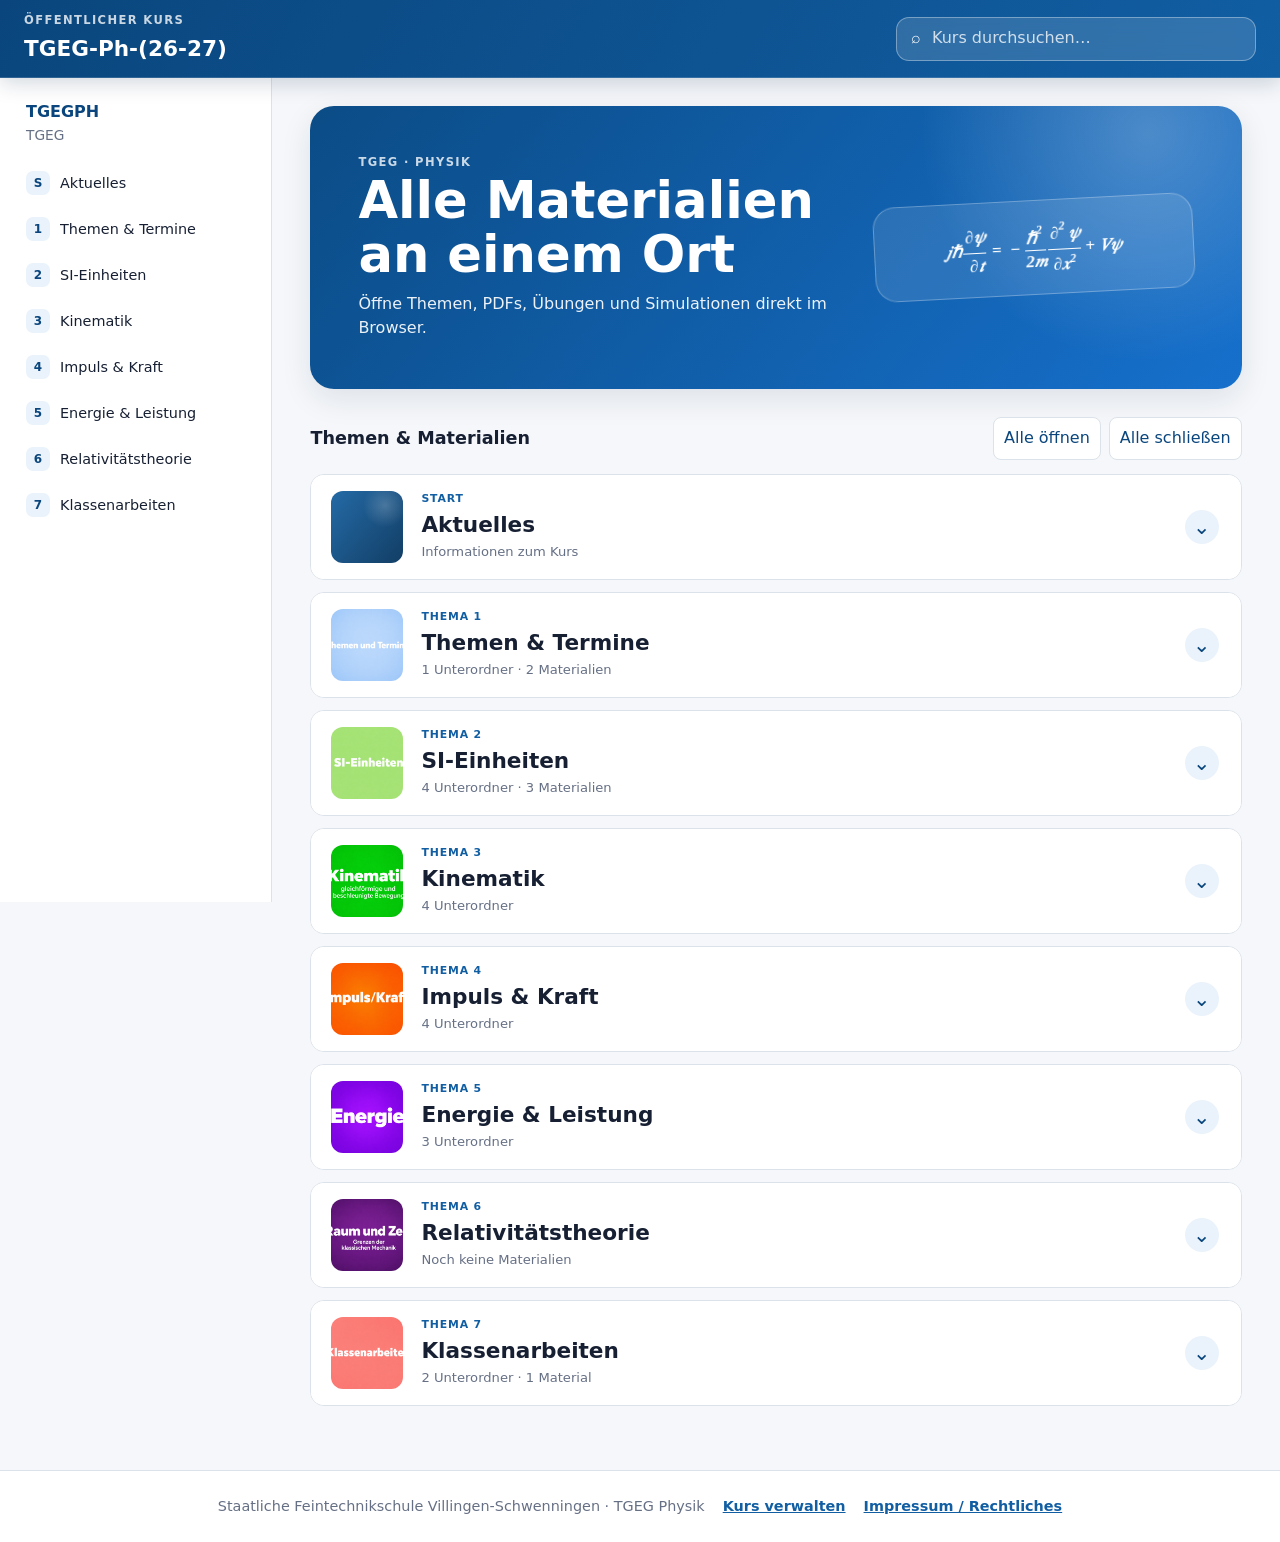
<file: index.html>
<!doctype html>
<html lang="de">
<head>
  <meta charset="utf-8">
  <meta name="viewport" content="width=device-width, initial-scale=1">
  <meta name="description" content="Öffentliche Kursseite mit automatisch erkannten Materialien">
  <meta name="theme-color" content="#115ea3">
  <title>Kurs</title>
  <link rel="stylesheet" href="assets/styles.css?v=11">
  <script type="module" src="assets/js/app.js?v=11"></script>
</head>
<body>
  <a class="skip-link" href="#main">Zum Inhalt springen</a>
  <header class="site-header">
    <div class="header-inner">
      <button class="menu-button" id="menuButton" type="button" aria-label="Navigation öffnen" aria-controls="sidebar" aria-expanded="false">☰</button>
      <div class="brand">
        <div>
          <p class="eyebrow">Öffentlicher Kurs</p>
          <h1 id="courseTitle">Physikkurs</h1>
        </div>
      </div>
      <div class="header-actions">
        <label class="search" aria-label="Kurs durchsuchen">
          <span aria-hidden="true">⌕</span>
          <input id="searchInput" type="search" placeholder="Kurs durchsuchen…" autocomplete="off">
        </label>
      </div>
    </div>
  </header>

  <div class="layout">
    <aside class="sidebar" id="sidebar" aria-label="Kursnavigation">
      <div class="course-meta">
        <strong id="courseShortname"></strong>
        <span id="courseCategory"></span>
      </div>
      <nav id="sectionNav"></nav>
    </aside>

    <main id="main" class="main-content" tabindex="-1">
      <section class="hero" id="hero">
        <div>
          <p class="eyebrow" id="heroEyebrow">Physik</p>
          <h2 id="heroTitle">Alle Materialien an einem Ort</h2>
          <p id="heroText">Öffne Themen, PDFs, Übungen und Simulationen direkt im Browser.</p>
        </div>
        <div class="hero-symbol" aria-label="Zeitabhängige Schrödingergleichung">
          <math xmlns="http://www.w3.org/1998/Math/MathML" display="block">
            <mrow>
              <mi>j</mi><mo>⁢</mo><mi>ℏ</mi>
              <mfrac><mrow><mo>∂</mo><mi>ψ</mi></mrow><mrow><mo>∂</mo><mi>t</mi></mrow></mfrac>
              <mo>=</mo><mo>−</mo>
              <mfrac><msup><mi>ℏ</mi><mn>2</mn></msup><mrow><mn>2</mn><mi>m</mi></mrow></mfrac>
              <mfrac><mrow><msup><mo>∂</mo><mn>2</mn></msup><mi>ψ</mi></mrow><mrow><mo>∂</mo><msup><mi>x</mi><mn>2</mn></msup></mrow></mfrac>
              <mo>+</mo><mi>V</mi><mo>⁢</mo><mi>ψ</mi>
            </mrow>
          </math>
        </div>
      </section>

      <div class="course-toolbar">
        <h2>Themen &amp; Materialien</h2>
        <div class="course-toolbar-actions">
          <button id="expandAll" class="text-button" type="button">Alle öffnen</button>
          <button id="collapseAll" class="text-button" type="button">Alle schließen</button>
        </div>
      </div>
      <div id="searchStatus" class="search-status" role="status" aria-live="polite"></div>
      <section id="courseGrid" class="course-grid" aria-label="Kursbereiche"></section>
      <section id="emptySearch" class="empty-state" hidden>
        <div aria-hidden="true">⌕</div>
        <h2>Keine Treffer</h2>
        <p>Versuche einen anderen Suchbegriff.</p>
      </section>
    </main>
  </div>

  <footer class="site-footer">
    <span>Staatliche Feintechnikschule Villingen-Schwenningen · <span data-course-name>Kurs</span> Physik</span>
    <a href="verwaltung/">Kurs verwalten</a>
    <a href="impressum.html">Impressum / Rechtliches</a>
  </footer>

  <div class="modal" id="viewerModal" hidden>
    <div class="modal-backdrop" data-close-modal></div>
    <section class="modal-panel" role="dialog" aria-modal="true" aria-labelledby="viewerTitle">
      <header class="modal-header">
        <div>
          <p class="eyebrow" id="viewerType">Material</p>
          <h2 id="viewerTitle">Material</h2>
        </div>
        <div class="modal-actions">
          <a id="openNewTab" class="button secondary" href="#" target="_blank" rel="noopener" hidden>Neuer Tab</a>
          <a id="downloadFile" class="button secondary" href="#" download hidden>Download</a>
          <button class="icon-button" type="button" data-close-modal aria-label="Schließen">×</button>
        </div>
      </header>
      <div class="modal-body" id="viewerBody"></div>
    </section>
  </div>

  <template id="sectionTemplate">
    <article class="section-card">
      <button class="section-cover" type="button" aria-expanded="false">
        <span class="cover-image" aria-hidden="true"></span>
        <span class="cover-overlay"></span>
        <span class="cover-text">
          <span class="section-number"></span>
          <strong class="section-title"></strong>
          <small class="section-count"></small>
        </span>
        <span class="chevron" aria-hidden="true">⌄</span>
      </button>
      <div class="section-content" hidden>
        <div class="section-summary prose"></div>
        <div class="section-items"></div>
      </div>
    </article>
  </template>

  <template id="subsectionTemplate">
    <section class="subsection">
      <button class="subsection-toggle" type="button" aria-expanded="false">
        <span><span class="item-icon" aria-hidden="true">▦</span><strong class="subsection-title"></strong></span>
        <span class="subsection-meta"></span>
        <span class="chevron" aria-hidden="true">⌄</span>
      </button>
      <div class="subsection-body" hidden>
        <div class="subsection-summary prose"></div>
        <div class="subsection-items"></div>
      </div>
    </section>
  </template>
</body>
</html>
</file>
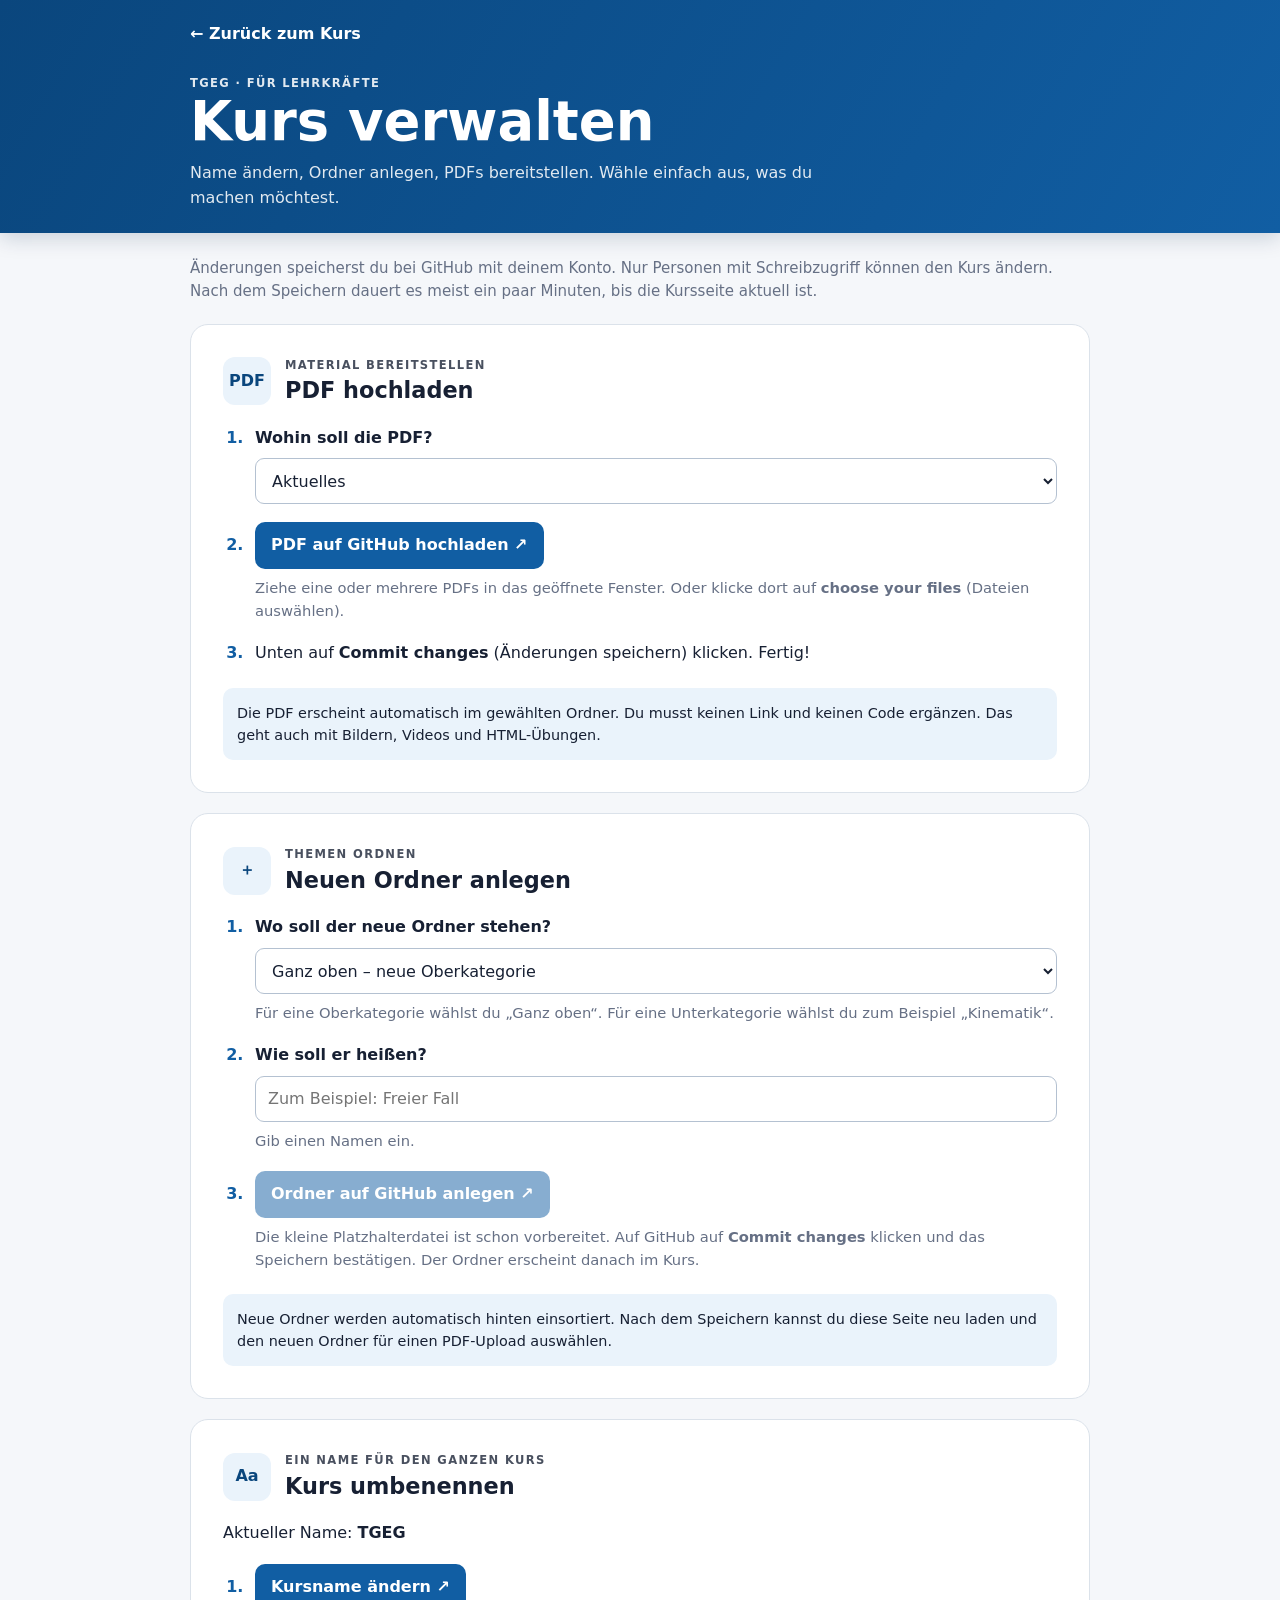
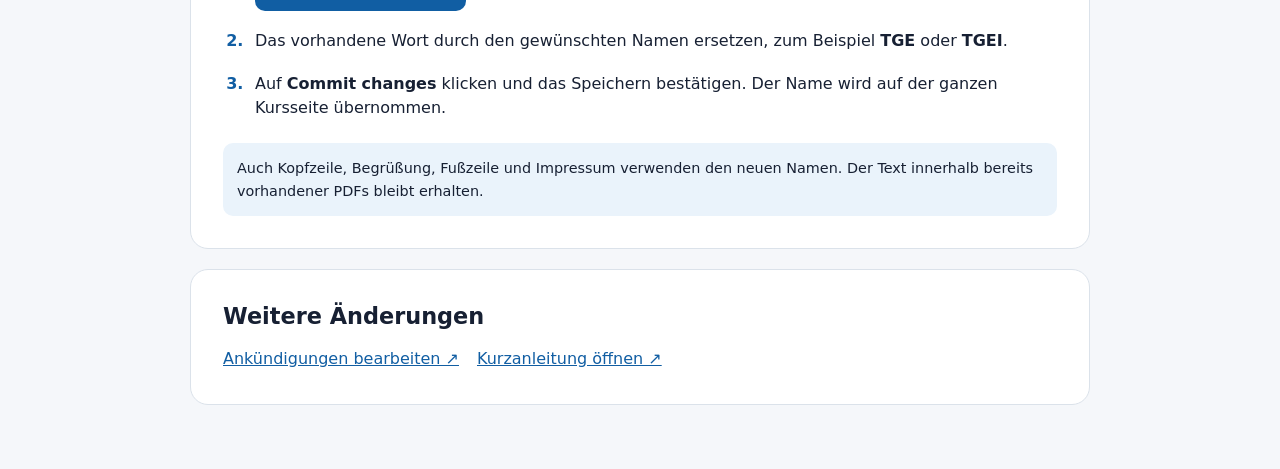
<file: verwaltung/index.html>
<!doctype html>
<html lang="de" data-title-template="{{KURS}} · Kurs verwalten">
<head>
  <meta charset="utf-8">
  <meta name="viewport" content="width=device-width, initial-scale=1">
  <meta name="robots" content="noindex">
  <title>Kurs verwalten</title>
  <link rel="stylesheet" href="../assets/styles.css?v=11">
  <link rel="stylesheet" href="../assets/verwaltung.css">
  <script type="module" src="../assets/js/verwaltung.js?v=12"></script>
</head>
<body class="manage-page">
  <header class="legal-header">
    <div class="legal-header-inner">
      <a class="legal-back" href="../index.html">← Zurück zum Kurs</a>
      <p class="eyebrow"><span data-course-name>Physik</span> · Für Lehrkräfte</p>
      <h1>Kurs verwalten</h1>
      <p>Name ändern, Ordner anlegen, PDFs bereitstellen. Wähle einfach aus, was du machen möchtest.</p>
    </div>
  </header>
  <main class="manage-main">
    <p class="manage-note">Änderungen speicherst du bei GitHub mit deinem Konto. Nur Personen mit Schreibzugriff können den Kurs ändern. Nach dem Speichern dauert es meist ein paar Minuten, bis die Kursseite aktuell ist.</p>
    <p id="manageStatus" role="status" aria-live="polite">Die Ordner werden geladen …</p>
    <div id="manageTools" hidden>
      <section class="manage-card" aria-labelledby="uploadHeading">
        <div class="manage-heading"><span class="manage-icon" aria-hidden="true">PDF</span><div><p class="eyebrow">Material bereitstellen</p><h2 id="uploadHeading">PDF hochladen</h2></div></div>
        <ol class="simple-steps">
          <li><label for="uploadFolder">Wohin soll die PDF?</label><select id="uploadFolder"></select></li>
          <li><a class="button primary" id="uploadLink" target="_blank" rel="noopener">PDF auf GitHub hochladen ↗</a><p>Ziehe eine oder mehrere PDFs in das geöffnete Fenster. Oder klicke dort auf <strong>choose your files</strong> (Dateien auswählen).</p></li>
          <li>Unten auf <strong>Commit changes</strong> (Änderungen speichern) klicken. Fertig!</li>
        </ol>
        <p class="manage-tip">Die PDF erscheint automatisch im gewählten Ordner. Du musst keinen Link und keinen Code ergänzen. Das geht auch mit Bildern, Videos und HTML-Übungen.</p>
      </section>

      <section class="manage-card" aria-labelledby="folderHeading">
        <div class="manage-heading"><span class="manage-icon" aria-hidden="true">＋</span><div><p class="eyebrow">Themen ordnen</p><h2 id="folderHeading">Neuen Ordner anlegen</h2></div></div>
        <ol class="simple-steps">
          <li><label for="parentFolder">Wo soll der neue Ordner stehen?</label><select id="parentFolder"></select><p>Für eine Oberkategorie wählst du „Ganz oben“. Für eine Unterkategorie wählst du zum Beispiel „Kinematik“.</p></li>
          <li><label for="folderName">Wie soll er heißen?</label><input id="folderName" type="text" placeholder="Zum Beispiel: Freier Fall" maxlength="80" autocomplete="off"><p id="folderPreview" role="status" aria-live="polite">Gib einen Namen ein.</p></li>
          <li><a class="button primary" id="createFolderLink" target="_blank" rel="noopener" aria-disabled="true">Ordner auf GitHub anlegen ↗</a><p>Die kleine Platzhalterdatei ist schon vorbereitet. Auf GitHub auf <strong>Commit changes</strong> klicken und das Speichern bestätigen. Der Ordner erscheint danach im Kurs.</p></li>
        </ol>
        <p class="manage-tip">Neue Ordner werden automatisch hinten einsortiert. Nach dem Speichern kannst du diese Seite neu laden und den neuen Ordner für einen PDF-Upload auswählen.</p>
      </section>

      <section class="manage-card" aria-labelledby="nameHeading">
        <div class="manage-heading"><span class="manage-icon" aria-hidden="true">Aa</span><div><p class="eyebrow">Ein Name für den ganzen Kurs</p><h2 id="nameHeading">Kurs umbenennen</h2></div></div>
        <p>Aktueller Name: <strong data-course-name>Kurs</strong></p>
        <ol class="simple-steps">
          <li><a class="button primary" id="renameLink" target="_blank" rel="noopener">Kursname ändern ↗</a></li>
          <li>Das vorhandene Wort durch den gewünschten Namen ersetzen, zum Beispiel <strong>TGE</strong> oder <strong>TGEI</strong>.</li>
          <li>Auf <strong>Commit changes</strong> klicken und das Speichern bestätigen. Der Name wird auf der ganzen Kursseite übernommen.</li>
        </ol>
        <p class="manage-tip">Auch Kopfzeile, Begrüßung, Fußzeile und Impressum verwenden den neuen Namen. Der Text innerhalb bereits vorhandener PDFs bleibt erhalten.</p>
      </section>

      <section class="manage-card" aria-labelledby="moreHeading">
        <h2 id="moreHeading">Weitere Änderungen</h2>
        <div class="manage-links">
          <a id="announcementLink" target="_blank" rel="noopener">Ankündigungen bearbeiten ↗</a>
          <a id="guideLink" target="_blank" rel="noopener">Kurzanleitung öffnen ↗</a>
        </div>
      </section>
    </div>
    <noscript>Bitte JavaScript aktivieren oder die Anleitung im GitHub-Repository öffnen.</noscript>
  </main>
</body>
</html>
</file>
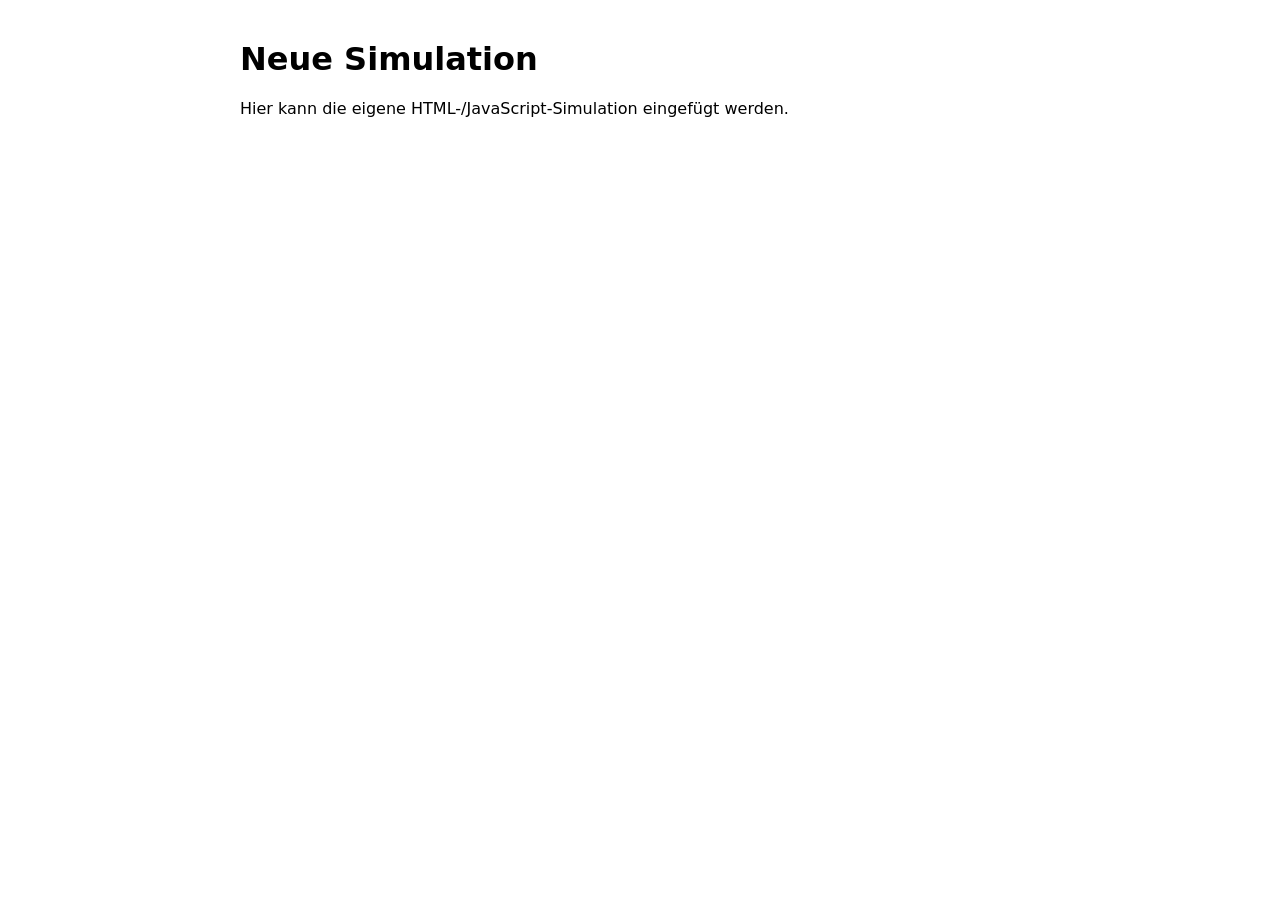
<file: vorlagen/simulation/index.html>
<!doctype html>
<html lang="de">
<head>
  <meta charset="utf-8">
  <meta name="viewport" content="width=device-width, initial-scale=1">
  <title>Neue Simulation</title>
  <style>body{font-family:system-ui,sans-serif;max-width:800px;margin:40px auto;padding:0 20px}</style>
</head>
<body>
  <h1>Neue Simulation</h1>
  <p>Hier kann die eigene HTML-/JavaScript-Simulation eingefügt werden.</p>
</body>
</html>
</file>
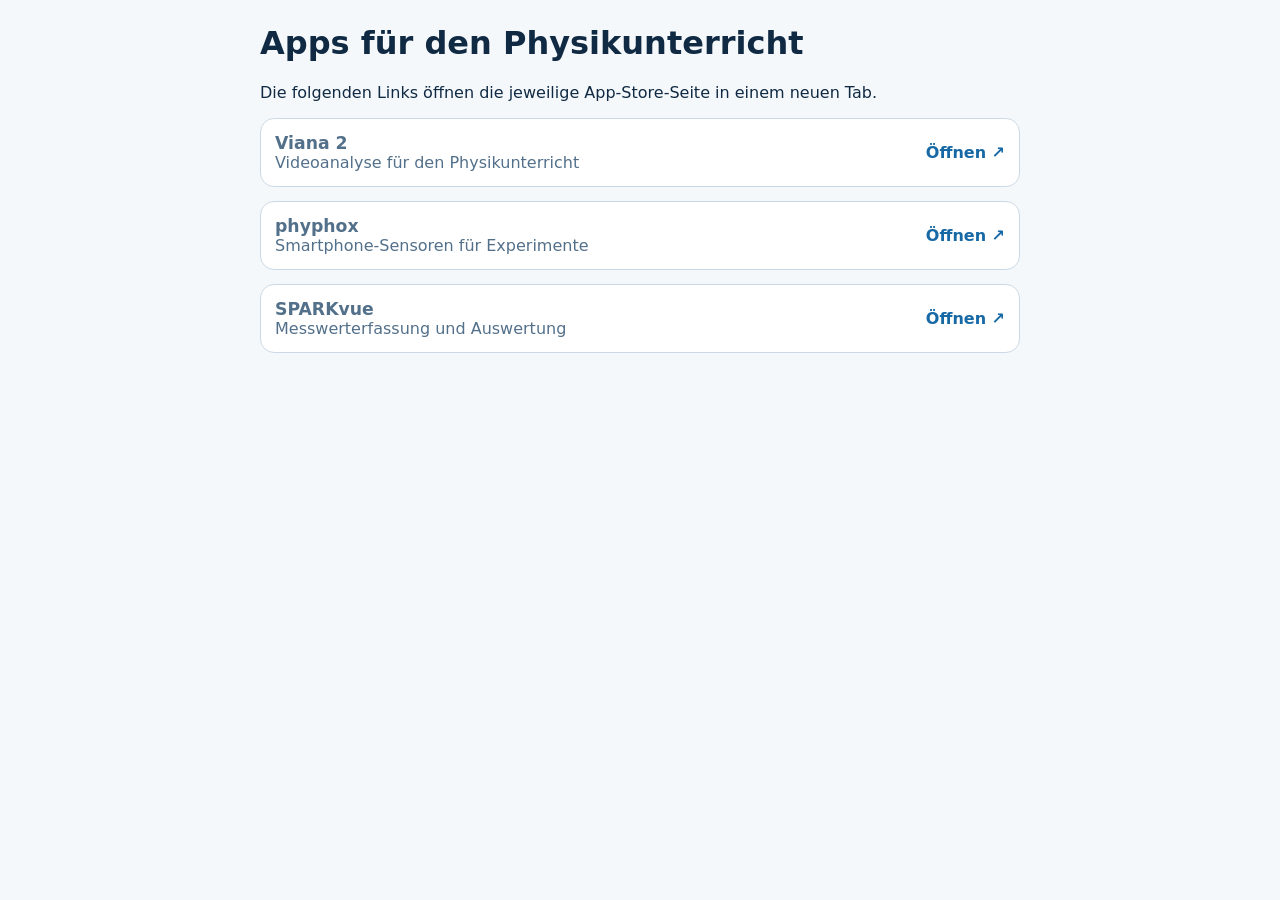
<file: materialien/01 Themen und Termine/01 Organisation/Apps/index.html>
<!doctype html>
<html lang="de">
<head>
  <meta charset="utf-8">
  <meta name="viewport" content="width=device-width, initial-scale=1">
  <title>Apps für den Physikunterricht</title>
  <style>
    :root { font-family: system-ui, sans-serif; color: #102a43; background: #f5f8fb; }
    body { margin: 0; padding: 24px; }
    main { max-width: 760px; margin: auto; }
    h1 { margin-top: 0; }
    .grid { display: grid; gap: 14px; }
    a { display: grid; grid-template-columns: 1fr auto; align-items: center; gap: 16px; padding: 14px; border: 1px solid #cbd9e6; border-radius: 14px; color: inherit; background: white; text-decoration: none; }
    a:hover, a:focus-visible { border-color: #2b79b9; background: #f1f8ff; }
    strong { font-size: 1.08rem; }
    span { color: #53708a; }
    b { color: #1769a6; }
    @media (max-width: 520px) { a { grid-template-columns: 1fr; } b { display: none; } }
  </style>
</head>
<body>
  <main>
    <h1>Apps für den Physikunterricht</h1>
    <p>Die folgenden Links öffnen die jeweilige App-Store-Seite in einem neuen Tab.</p>
    <div class="grid">
      <a href="https://apps.apple.com/de/app/viana-2/id1554845327" target="_blank" rel="noopener">
        <span><strong>Viana 2</strong><br>Videoanalyse für den Physikunterricht</span><b>Öffnen ↗</b>
      </a>
      <a href="https://apps.apple.com/de/app/phyphox/id1127319693" target="_blank" rel="noopener">
        <span><strong>phyphox</strong><br>Smartphone-Sensoren für Experimente</span><b>Öffnen ↗</b>
      </a>
      <a href="https://apps.apple.com/de/app/sparkvue/id361907181" target="_blank" rel="noopener">
        <span><strong>SPARKvue</strong><br>Messwerterfassung und Auswertung</span><b>Öffnen ↗</b>
      </a>
    </div>
  </main>
</body>
</html>
</file>
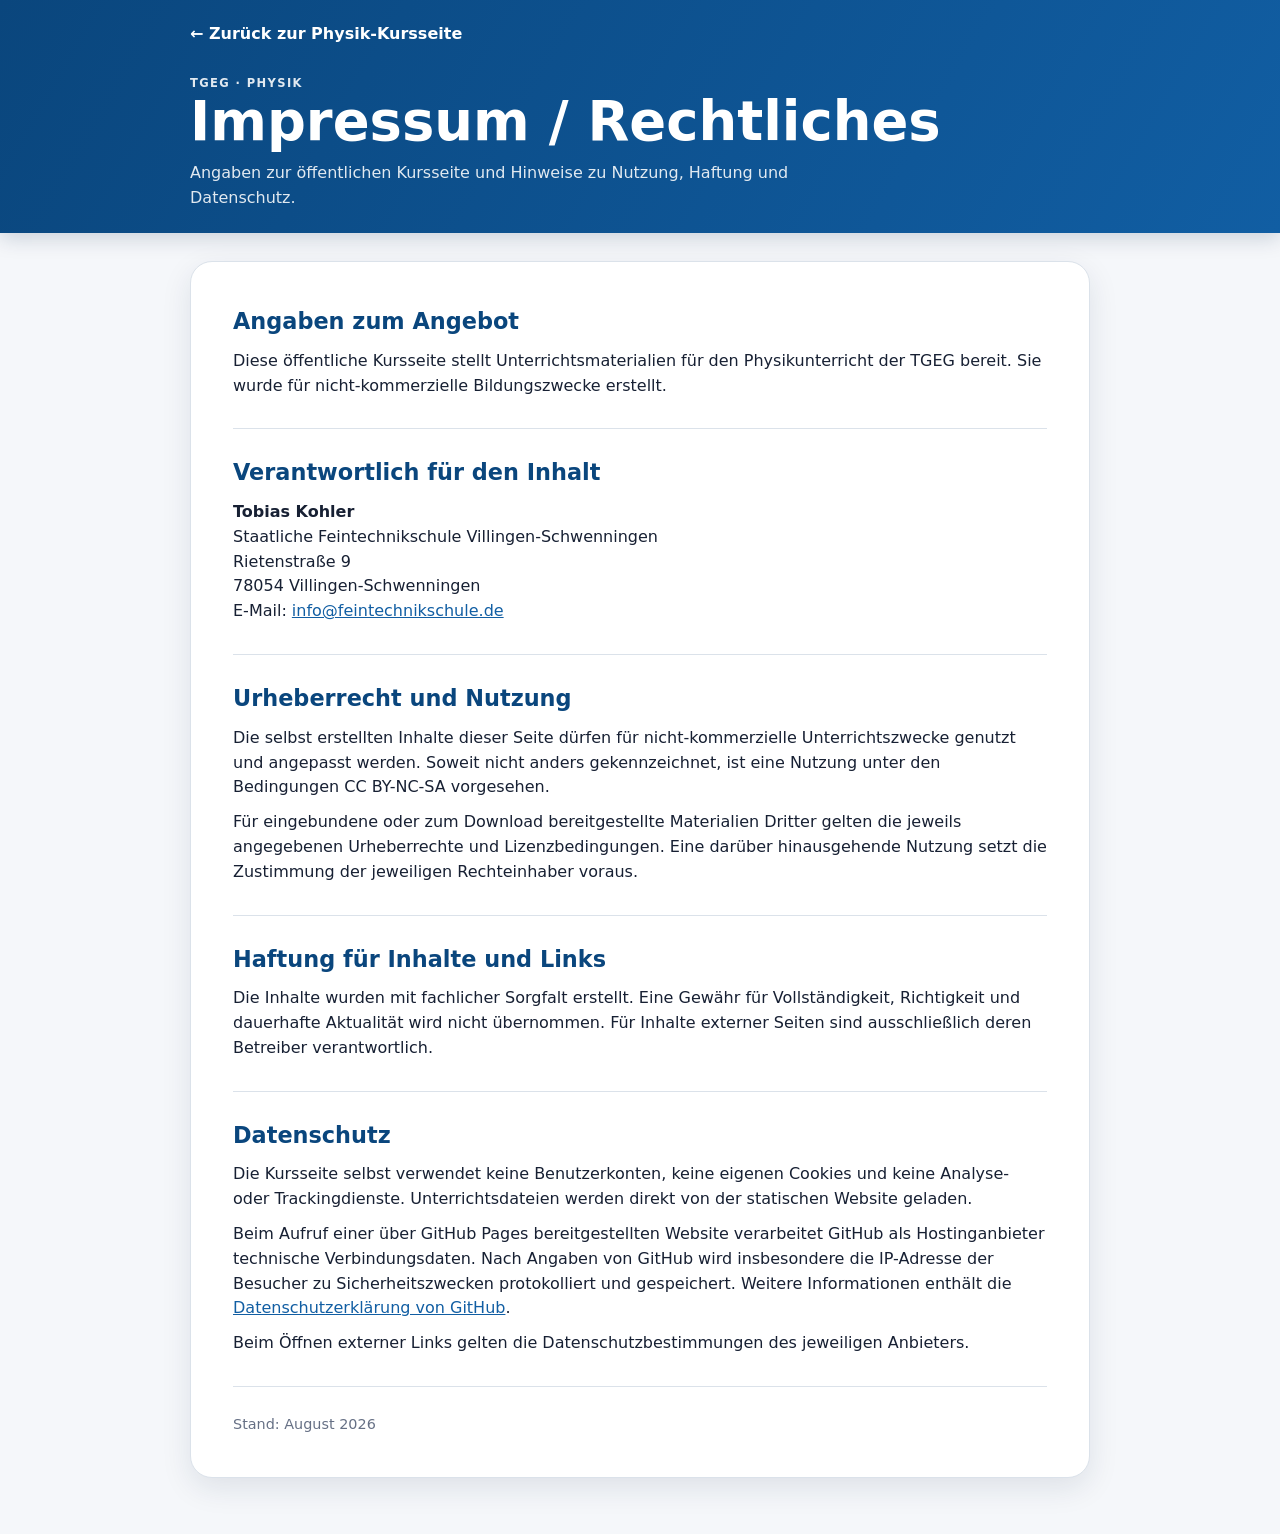
<file: impressum.html>
<!doctype html>
<html lang="de" data-title-template="Impressum – {{KURS}} Physik">
<head>
  <meta charset="utf-8">
  <meta name="viewport" content="width=device-width, initial-scale=1">
  <meta name="description" content="Impressum und rechtliche Hinweise zur öffentlichen Physik-Kursseite">
  <meta name="theme-color" content="#115ea3">
  <title>Impressum – Physikkurs</title>
  <link rel="stylesheet" href="assets/styles.css?v=11">
  <script type="module" src="assets/js/branding-page.js"></script>
</head>
<body class="legal-page">
  <header class="legal-header">
    <div class="legal-header-inner">
      <a class="legal-back" href="index.html">← Zurück zur Physik-Kursseite</a>
      <p class="eyebrow"><span data-course-name>Kurs</span> · Physik</p>
      <h1>Impressum / Rechtliches</h1>
      <p>Angaben zur öffentlichen Kursseite und Hinweise zu Nutzung, Haftung und Datenschutz.</p>
    </div>
  </header>

  <main class="legal-main">
    <article class="legal-card">
      <section>
        <h2>Angaben zum Angebot</h2>
        <p>Diese öffentliche Kursseite stellt Unterrichtsmaterialien für den Physikunterricht der <span data-course-name>Klasse</span> bereit. Sie wurde für nicht-kommerzielle Bildungszwecke erstellt.</p>
      </section>

      <section>
        <h2>Verantwortlich für den Inhalt</h2>
        <address class="legal-address">
          <strong>Tobias Kohler</strong><br>
          Staatliche Feintechnikschule Villingen-Schwenningen<br>
          Rietenstraße 9<br>
          78054 Villingen-Schwenningen<br>
          E-Mail: <a href="mailto:info@feintechnikschule.de">info@feintechnikschule.de</a>
        </address>
      </section>

      <section>
        <h2>Urheberrecht und Nutzung</h2>
        <p>Die selbst erstellten Inhalte dieser Seite dürfen für nicht-kommerzielle Unterrichtszwecke genutzt und angepasst werden. Soweit nicht anders gekennzeichnet, ist eine Nutzung unter den Bedingungen CC BY-NC-SA vorgesehen.</p>
        <p>Für eingebundene oder zum Download bereitgestellte Materialien Dritter gelten die jeweils angegebenen Urheberrechte und Lizenzbedingungen. Eine darüber hinausgehende Nutzung setzt die Zustimmung der jeweiligen Rechteinhaber voraus.</p>
      </section>

      <section>
        <h2>Haftung für Inhalte und Links</h2>
        <p>Die Inhalte wurden mit fachlicher Sorgfalt erstellt. Eine Gewähr für Vollständigkeit, Richtigkeit und dauerhafte Aktualität wird nicht übernommen. Für Inhalte externer Seiten sind ausschließlich deren Betreiber verantwortlich.</p>
      </section>

      <section>
        <h2>Datenschutz</h2>
        <p>Die Kursseite selbst verwendet keine Benutzerkonten, keine eigenen Cookies und keine Analyse- oder Trackingdienste. Unterrichtsdateien werden direkt von der statischen Website geladen.</p>
        <p>Beim Aufruf einer über GitHub Pages bereitgestellten Website verarbeitet GitHub als Hostinganbieter technische Verbindungsdaten. Nach Angaben von GitHub wird insbesondere die IP-Adresse der Besucher zu Sicherheitszwecken protokolliert und gespeichert. Weitere Informationen enthält die <a href="https://docs.github.com/site-policy/privacy-policies/github-privacy-statement" target="_blank" rel="noopener">Datenschutzerklärung von GitHub</a>.</p>
        <p>Beim Öffnen externer Links gelten die Datenschutzbestimmungen des jeweiligen Anbieters.</p>
      </section>

      <section>
        <p class="legal-updated">Stand: August 2026</p>
      </section>
    </article>
  </main>
</body>
</html>
</file>
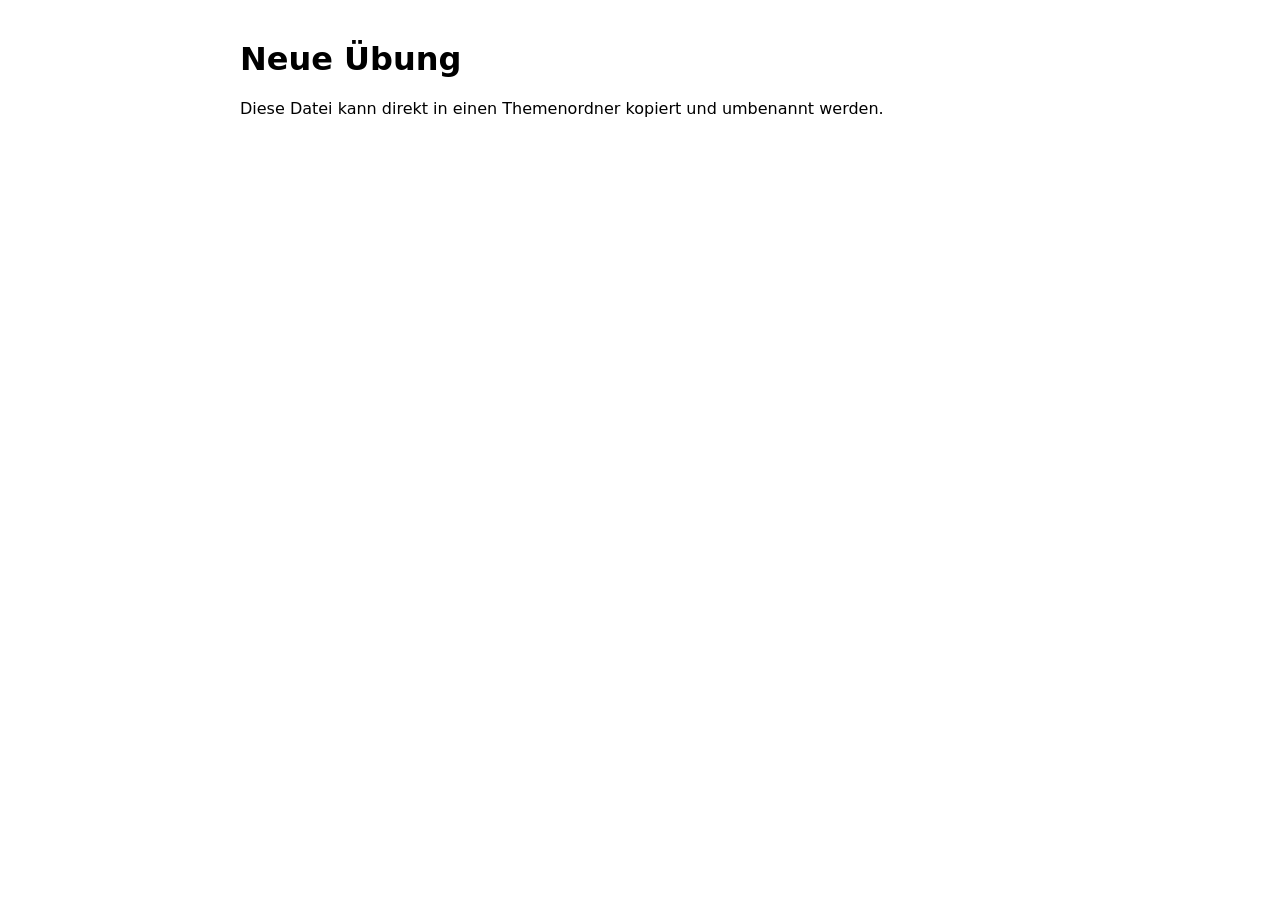
<file: vorlagen/eigenstaendige-uebung.html>
<!doctype html>
<html lang="de">
<head>
  <meta charset="utf-8">
  <meta name="viewport" content="width=device-width, initial-scale=1">
  <title>Neue Übung</title>
  <style>body{font-family:system-ui,sans-serif;max-width:800px;margin:40px auto;padding:0 20px}</style>
</head>
<body>
  <h1>Neue Übung</h1>
  <p>Diese Datei kann direkt in einen Themenordner kopiert und umbenannt werden.</p>
</body>
</html>
</file>
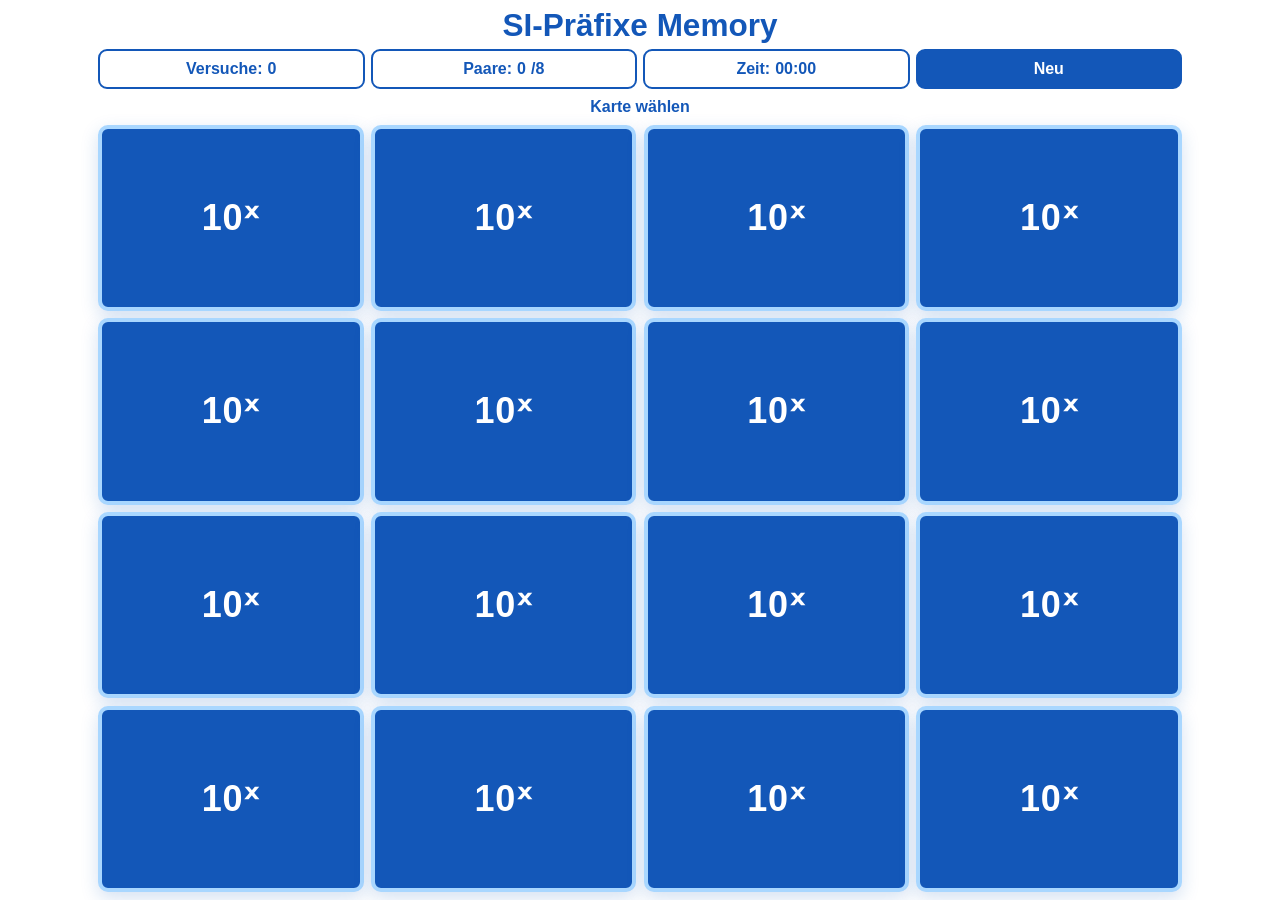
<file: materialien/02 SI-Einheiten/03 Übungen/Einheiten_Prafix.html>
<!DOCTYPE html>
<html lang="de">
<head>
  <meta charset="UTF-8">
  <meta name="viewport" content="width=device-width, initial-scale=1.0">
  <title>SI-Präfixe Memory</title>
  <style>
    :root {
      --blue: #1357B8;
      --light-blue: #A9D7FF;
      --white: #ffffff;
      --shadow: 0 6px 18px rgba(19, 87, 184, 0.18);
    }

    * {
      box-sizing: border-box;
    }

    html,
    body {
      width: 100%;
      height: 100%;
      margin: 0;
      overflow: hidden;
    }

    body {
      font-family: Arial, Helvetica, sans-serif;
      color: var(--blue);
      background: var(--white);
    }

    .app {
      width: min(1100px, 98vw);
      height: 100dvh;
      margin: 0 auto;
      padding: 8px;
      display: grid;
      grid-template-rows: auto auto auto 1fr;
      gap: 6px;
    }

    h1 {
      margin: 0;
      text-align: center;
      font-size: clamp(1.45rem, 3.5vh, 2.2rem);
      line-height: 1.1;
    }

    .toolbar {
      display: grid;
      grid-template-columns: repeat(4, 1fr);
      gap: 6px;
    }

    .stat,
    .button {
      min-height: 40px;
      border: 2px solid var(--blue);
      border-radius: 9px;
      background: var(--white);
      color: var(--blue);
      display: flex;
      align-items: center;
      justify-content: center;
      gap: 5px;
      font-weight: 700;
      font-size: clamp(0.8rem, 1.9vh, 1rem);
    }

    .button {
      border-color: var(--blue);
      background: var(--blue);
      color: var(--white);
      cursor: pointer;
      transition: transform 0.15s ease, filter 0.15s ease;
    }

    .button:hover {
      filter: brightness(0.95);
      transform: translateY(-1px);
    }

    .message {
      height: 24px;
      margin: 0;
      text-align: center;
      font-size: clamp(0.82rem, 1.8vh, 1rem);
      font-weight: 700;
      line-height: 24px;
    }

    .game-board {
      min-height: 0;
      display: grid;
      grid-template-columns: repeat(4, minmax(0, 1fr));
      grid-template-rows: repeat(4, minmax(0, 1fr));
      gap: clamp(5px, 0.8vh, 9px);
      perspective: 1000px;
    }

    .memory-card {
      position: relative;
      min-width: 0;
      min-height: 0;
      padding: 0;
      border: 0;
      border-radius: 10px;
      background: transparent;
      cursor: pointer;
      transform-style: preserve-3d;
      transition: transform 0.35s ease;
    }

    .memory-card.flipped,
    .memory-card.matched {
      transform: rotateY(180deg);
    }

    .memory-card.matched {
      cursor: default;
    }

    .memory-card.match-pop {
      animation: matchPop 0.55s ease;
    }

    .face {
      position: absolute;
      inset: 0;
      border-radius: 10px;
      box-shadow: var(--shadow);
      backface-visibility: hidden;
      -webkit-backface-visibility: hidden;
      display: flex;
      align-items: center;
      justify-content: center;
      overflow: hidden;
    }

    .back {
      background: var(--blue);
      color: var(--white);
      border: 4px solid var(--light-blue);
      font-size: clamp(1.05rem, 4vh, 2.4rem);
      font-weight: 900;
      letter-spacing: 0.02em;
    }

    .front {
      transform: rotateY(180deg);
      padding: 6px;
      text-align: center;
      background: var(--white);
      border: 3px solid var(--blue);
      transition: box-shadow 0.25s ease, border-color 0.25s ease;
    }

    .memory-card.matched .front {
      border-color: var(--light-blue);
      box-shadow: 0 0 0 2px rgba(169, 215, 255, 0.35), 0 0 20px rgba(19, 87, 184, 0.28);
    }

    .emoji {
      display: block;
      margin-bottom: 3px;
      font-size: clamp(1rem, 2.4vh, 1.4rem);
      line-height: 1;
    }

    .label {
      font-size: clamp(0.82rem, 2.7vh, 1.32rem);
      font-weight: 800;
      line-height: 1.05;
      overflow-wrap: anywhere;
    }

    .symbol {
      display: block;
      margin-top: 4px;
      color: var(--blue);
      font-size: clamp(0.76rem, 2.2vh, 1.08rem);
      font-weight: 900;
    }

    .win-overlay {
      position: fixed;
      inset: 0;
      display: none;
      place-items: center;
      padding: 20px;
      background: rgba(19, 87, 184, 0.75);
      z-index: 10;
    }

    .win-overlay.show {
      display: grid;
    }

    .win-box {
      width: min(360px, 90vw);
      padding: 22px;
      border-radius: 14px;
      text-align: center;
      background: var(--white);
      border: 5px solid var(--light-blue);
      box-shadow: var(--shadow);
    }

    .win-box h2 {
      margin: 0 0 8px;
    }

    .win-box p {
      margin: 0 0 14px;
      font-size: 1rem;
    }

    .win-box .button {
      width: 100%;
      min-height: 44px;
    }

    .memory-card:focus-visible,
    .button:focus-visible {
      outline: 3px solid var(--light-blue);
      outline-offset: 2px;
    }

    @keyframes matchPop {
      0%   { transform: rotateY(180deg) scale(1); }
      35%  { transform: rotateY(180deg) scale(1.08); }
      70%  { transform: rotateY(180deg) scale(0.98); }
      100% { transform: rotateY(180deg) scale(1); }
    }

    @media (max-width: 540px) {
      .app {
        width: 100vw;
        padding: 5px;
        gap: 4px;
      }

      .toolbar {
        gap: 4px;
      }

      .stat,
      .button {
        min-height: 32px;
        border-radius: 7px;
        font-size: 0.68rem;
      }

      .game-board {
        gap: 4px;
      }

      .face,
      .memory-card {
        border-radius: 7px;
      }

      .front {
        padding: 3px;
        border-width: 2px;
      }

      .back {
        border-width: 3px;
      }

      .emoji {
        font-size: clamp(0.82rem, 3vw, 1rem);
        margin-bottom: 2px;
      }

      .label {
        font-size: clamp(0.62rem, 2.9vw, 0.86rem);
      }

      .symbol {
        font-size: clamp(0.6rem, 2.4vw, 0.8rem);
      }
    }

    @media (max-height: 570px) {
      .app {
        padding: 4px;
        gap: 3px;
      }

      h1 {
        font-size: 1.08rem;
      }

      .stat,
      .button {
        min-height: 28px;
      }

      .message {
        height: 18px;
        line-height: 18px;
      }

      .game-board {
        gap: 3px;
      }

      .emoji {
        font-size: 0.9rem;
      }

      .label {
        font-size: 0.72rem;
      }

      .symbol {
        font-size: 0.64rem;
      }
    }

    @media (prefers-reduced-motion: reduce) {
      .memory-card,
      .button,
      .front {
        transition: none;
      }

      .memory-card.match-pop {
        animation: none;
      }
    }
  </style>
</head>
<body>
  <main class="app">
    <h1>SI-Präfixe Memory</h1>

    <section class="toolbar" aria-label="Spielstand">
      <div class="stat">Versuche: <span id="moves">0</span></div>
      <div class="stat">Paare: <span id="found">0</span>/8</div>
      <div class="stat">Zeit: <span id="time">00:00</span></div>
      <button class="button" id="restart" type="button">Neu</button>
    </section>

    <p class="message" id="message" aria-live="polite">Karte wählen</p>

    <section class="game-board" id="board" aria-label="Memory-Spielfeld"></section>
  </main>

  <div class="win-overlay" id="winOverlay" aria-live="polite">
    <div class="win-box">
      <h2>Geschafft! 🎉</h2>
      <p id="result"></p>
      <button class="button" id="again" type="button">Nochmal</button>
    </div>
  </div>

  <script>
    const pairs = [
      { id: "kilo", prefix: "Kilo", symbol: "k", power: "10³", emoji: "📦" },
      { id: "mega", prefix: "Mega", symbol: "M", power: "10⁶", emoji: "🏢" },
      { id: "giga", prefix: "Giga", symbol: "G", power: "10⁹", emoji: "🌆" },
      { id: "tera", prefix: "Tera", symbol: "T", power: "10¹²", emoji: "🌍" },
      { id: "zenti", prefix: "Zenti", symbol: "c", power: "10⁻²", emoji: "📏" },
      { id: "milli", prefix: "Milli", symbol: "m", power: "10⁻³", emoji: "💧" },
      { id: "mikro", prefix: "Mikro", symbol: "µ", power: "10⁻⁶", emoji: "🔬" },
      { id: "nano", prefix: "Nano", symbol: "n", power: "10⁻⁹", emoji: "🧬" }
    ];

    const board = document.getElementById("board");
    const movesElement = document.getElementById("moves");
    const foundElement = document.getElementById("found");
    const timeElement = document.getElementById("time");
    const messageElement = document.getElementById("message");
    const winOverlay = document.getElementById("winOverlay");
    const resultElement = document.getElementById("result");

    let firstCard = null;
    let secondCard = null;
    let locked = false;
    let moves = 0;
    let found = 0;
    let seconds = 0;
    let timer = null;

    function shuffle(items) {
      const result = [...items];
      for (let i = result.length - 1; i > 0; i--) {
        const j = Math.floor(Math.random() * (i + 1));
        [result[i], result[j]] = [result[j], result[i]];
      }
      return result;
    }

    function makeDeck() {
      return shuffle(
        pairs.flatMap(pair => [
          {
            pairId: pair.id,
            type: "prefix",
            label: pair.prefix,
            symbol: pair.symbol,
            emoji: pair.emoji
          },
          {
            pairId: pair.id,
            type: "power",
            label: pair.power,
            symbol: "",
            emoji: pair.emoji
          }
        ])
      );
    }

    function startTimer() {
      if (timer) return;
      timer = setInterval(() => {
        seconds++;
        const minutes = String(Math.floor(seconds / 60)).padStart(2, "0");
        const rest = String(seconds % 60).padStart(2, "0");
        timeElement.textContent = `${minutes}:${rest}`;
      }, 1000);
    }

    function createCard(data, index) {
      const card = document.createElement("button");
      card.type = "button";
      card.className = "memory-card";
      card.dataset.pairId = data.pairId;
      card.dataset.type = data.type;
      card.setAttribute("aria-label", `Verdeckte Karte ${index + 1}`);
      card.innerHTML = `
        <span class="face back" aria-hidden="true">10ˣ</span>
        <span class="face front">
          <span class="label">
            <span class="emoji">${data.emoji}</span>
            ${data.label}
            ${data.symbol ? `<span class="symbol">${data.symbol}</span>` : ""}
          </span>
        </span>
      `;
      card.addEventListener("click", () => flip(card, data));
      return card;
    }

    function render() {
      board.innerHTML = "";
      makeDeck().forEach((data, index) => {
        board.appendChild(createCard(data, index));
      });
    }

    function triggerMatchEffect(cardA, cardB) {
      [cardA, cardB].forEach(card => {
        card.classList.add("match-pop");
        setTimeout(() => card.classList.remove("match-pop"), 550);
      });
    }

    function flip(card, data) {
      if (locked || card === firstCard || card.classList.contains("matched")) return;

      startTimer();
      card.classList.add("flipped");
      card.setAttribute("aria-label", data.label);

      if (!firstCard) {
        firstCard = card;
        messageElement.textContent = "Passende Karte wählen";
        return;
      }

      secondCard = card;
      moves++;
      movesElement.textContent = moves;

      const samePair = firstCard.dataset.pairId === secondCard.dataset.pairId;
      const differentType = firstCard.dataset.type !== secondCard.dataset.type;

      if (samePair && differentType) {
        firstCard.classList.add("matched");
        secondCard.classList.add("matched");
        firstCard.disabled = true;
        secondCard.disabled = true;
        triggerMatchEffect(firstCard, secondCard);
        found++;
        foundElement.textContent = found;
        messageElement.textContent = "Richtig! ✅";
        resetTurn();

        if (found === pairs.length) {
          finish();
        }
      } else {
        locked = true;
        messageElement.textContent = "Nicht passend";
        setTimeout(() => {
          firstCard.classList.remove("flipped");
          secondCard.classList.remove("flipped");
          firstCard.setAttribute("aria-label", "Verdeckte Karte");
          secondCard.setAttribute("aria-label", "Verdeckte Karte");
          resetTurn();
        }, 700);
      }
    }

    function resetTurn() {
      firstCard = null;
      secondCard = null;
      locked = false;
    }

    function finish() {
      clearInterval(timer);
      timer = null;
      resultElement.textContent =
        `${moves} Versuche · ${timeElement.textContent}`;
      winOverlay.classList.add("show");
    }

    function resetGame() {
      clearInterval(timer);
      timer = null;
      firstCard = null;
      secondCard = null;
      locked = false;
      moves = 0;
      found = 0;
      seconds = 0;
      movesElement.textContent = "0";
      foundElement.textContent = "0";
      timeElement.textContent = "00:00";
      messageElement.textContent = "Karte wählen";
      winOverlay.classList.remove("show");
      render();
    }

    document.getElementById("restart").addEventListener("click", resetGame);
    document.getElementById("again").addEventListener("click", resetGame);

    resetGame();
  </script>
</body>
</html>
</file>
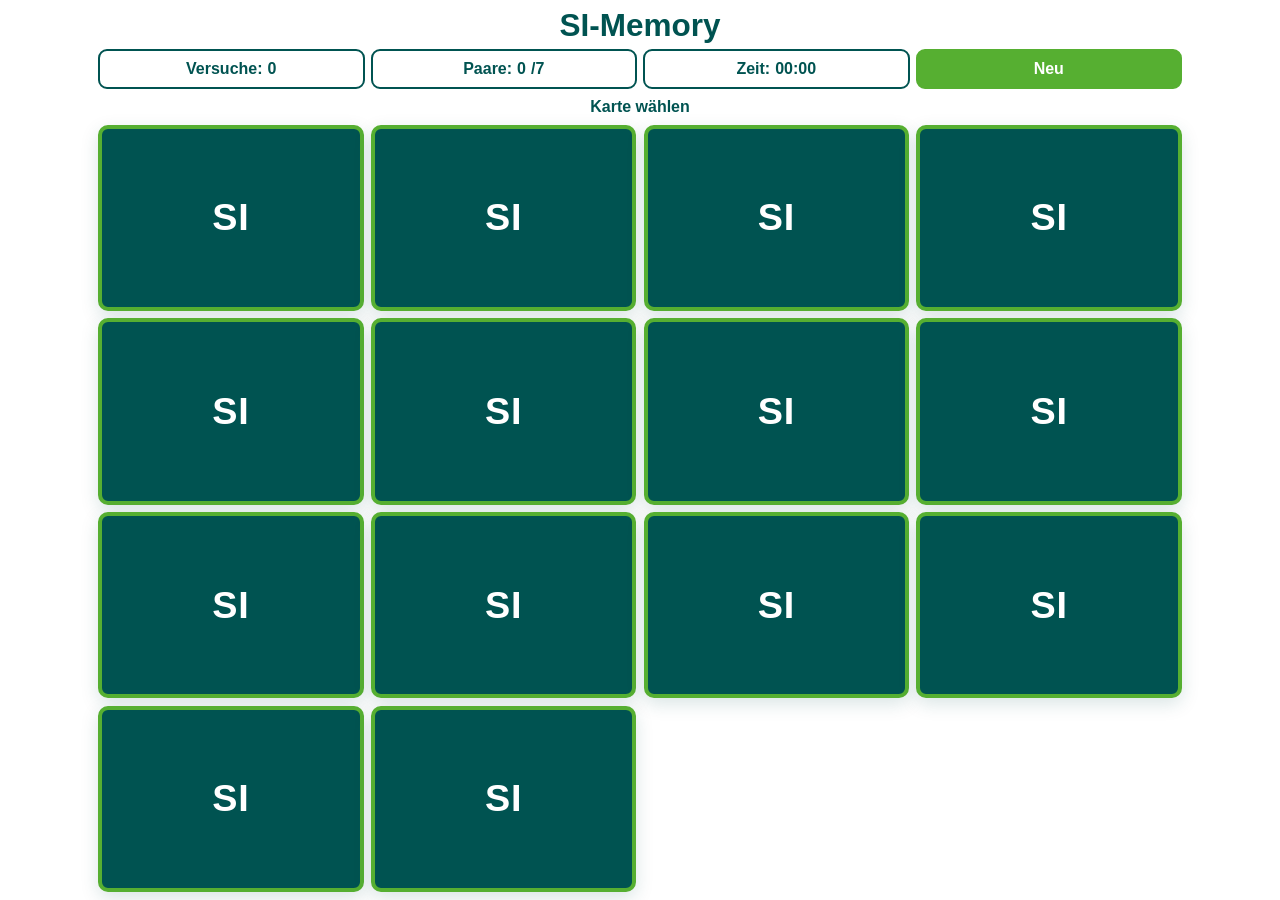
<file: materialien/02 SI-Einheiten/03 Übungen/Memory_SI_Basiseinheiten.html>
<!DOCTYPE html>
<html lang="de">
<head>
  <meta charset="UTF-8">
  <meta name="viewport" content="width=device-width, initial-scale=1.0">
  <title>SI-Memory</title>
  <style>
    :root {
      --petrol: #005351;
      --green: #56AF31;
      --white: #ffffff;
      --shadow: 0 6px 18px rgba(0, 83, 81, 0.15);
    }

    * {
      box-sizing: border-box;
    }

    html,
    body {
      width: 100%;
      height: 100%;
      margin: 0;
      overflow: hidden;
    }

    body {
      font-family: Arial, Helvetica, sans-serif;
      color: var(--petrol);
      background: var(--white);
    }

    .app {
      width: min(1100px, 98vw);
      height: 100dvh;
      margin: 0 auto;
      padding: 8px;
      display: grid;
      grid-template-rows: auto auto auto 1fr;
      gap: 6px;
    }

    h1 {
      margin: 0;
      text-align: center;
      font-size: clamp(1.45rem, 3.5vh, 2.2rem);
      line-height: 1.1;
    }

    .toolbar {
      display: grid;
      grid-template-columns: repeat(4, 1fr);
      gap: 6px;
    }

    .stat,
    .button {
      min-height: 40px;
      border: 2px solid var(--petrol);
      border-radius: 9px;
      background: var(--white);
      color: var(--petrol);
      display: flex;
      align-items: center;
      justify-content: center;
      gap: 5px;
      font-weight: 700;
      font-size: clamp(0.8rem, 1.9vh, 1rem);
    }

    .button {
      border-color: var(--green);
      background: var(--green);
      color: var(--white);
      cursor: pointer;
      transition: transform 0.15s ease, filter 0.15s ease;
    }

    .button:hover {
      filter: brightness(0.94);
      transform: translateY(-1px);
    }

    .message {
      height: 24px;
      margin: 0;
      text-align: center;
      font-size: clamp(0.82rem, 1.8vh, 1rem);
      font-weight: 700;
      line-height: 24px;
    }

    .game-board {
      min-height: 0;
      display: grid;
      grid-template-columns: repeat(4, minmax(0, 1fr));
      grid-auto-rows: minmax(0, 1fr);
      gap: clamp(5px, 0.8vh, 9px);
      perspective: 1000px;
    }

    .memory-card {
      position: relative;
      min-width: 0;
      min-height: 0;
      padding: 0;
      border: 0;
      border-radius: 10px;
      background: transparent;
      cursor: pointer;
      transform-style: preserve-3d;
      transition: transform 0.35s ease;
    }

    .memory-card.flipped,
    .memory-card.matched {
      transform: rotateY(180deg);
    }

    .memory-card.matched {
      cursor: default;
    }

    .memory-card.match-pop {
      animation: matchPop 0.55s ease;
    }

    .face {
      position: absolute;
      inset: 0;
      border-radius: 10px;
      box-shadow: var(--shadow);
      backface-visibility: hidden;
      -webkit-backface-visibility: hidden;
      display: flex;
      align-items: center;
      justify-content: center;
      overflow: hidden;
    }

    .back {
      background: var(--petrol);
      color: var(--white);
      border: 4px solid var(--green);
      font-size: clamp(1.1rem, 4.2vh, 2.6rem);
      font-weight: 900;
      letter-spacing: 0.02em;
    }

    .front {
      transform: rotateY(180deg);
      padding: 6px;
      text-align: center;
      background: var(--white);
      border: 3px solid var(--petrol);
      transition: box-shadow 0.25s ease, border-color 0.25s ease, transform 0.25s ease;
    }

    .memory-card.matched .front {
      border-color: var(--green);
      background: var(--white);
      box-shadow: 0 0 0 2px rgba(86, 175, 49, 0.15), 0 0 18px rgba(86, 175, 49, 0.28);
    }

    .emoji {
      display: block;
      margin-bottom: 3px;
      font-size: clamp(1rem, 2.4vh, 1.4rem);
      line-height: 1;
    }

    .label {
      font-size: clamp(0.78rem, 2.55vh, 1.28rem);
      font-weight: 800;
      line-height: 1.05;
      overflow-wrap: anywhere;
    }

    .symbol {
      display: block;
      margin-top: 4px;
      color: var(--green);
      font-size: clamp(0.74rem, 2.15vh, 1.06rem);
      font-weight: 900;
    }

    .win-overlay {
      position: fixed;
      inset: 0;
      display: none;
      place-items: center;
      padding: 20px;
      background: rgba(0, 83, 81, 0.72);
      z-index: 10;
    }

    .win-overlay.show {
      display: grid;
    }

    .win-box {
      width: min(360px, 90vw);
      padding: 22px;
      border-radius: 14px;
      text-align: center;
      background: var(--white);
      border: 5px solid var(--green);
      box-shadow: var(--shadow);
    }

    .win-box h2 {
      margin: 0 0 8px;
    }

    .win-box p {
      margin: 0 0 14px;
      font-size: 1rem;
    }

    .win-box .button {
      width: 100%;
      min-height: 44px;
    }

    .memory-card:focus-visible,
    .button:focus-visible {
      outline: 3px solid var(--green);
      outline-offset: 2px;
    }

    @keyframes matchPop {
      0%   { transform: rotateY(180deg) scale(1); }
      35%  { transform: rotateY(180deg) scale(1.08); }
      70%  { transform: rotateY(180deg) scale(0.98); }
      100% { transform: rotateY(180deg) scale(1); }
    }

    @media (max-width: 540px) {
      .app {
        width: 100vw;
        padding: 5px;
        gap: 4px;
      }

      .toolbar {
        gap: 4px;
      }

      .stat,
      .button {
        min-height: 32px;
        border-radius: 7px;
        font-size: 0.68rem;
      }

      .game-board {
        gap: 4px;
      }

      .face,
      .memory-card {
        border-radius: 7px;
      }

      .front {
        padding: 3px;
        border-width: 2px;
      }

      .back {
        border-width: 3px;
      }

      .emoji {
        font-size: clamp(0.82rem, 3vw, 1rem);
        margin-bottom: 2px;
      }

      .label {
        font-size: clamp(0.6rem, 2.8vw, 0.85rem);
      }

      .symbol {
        font-size: clamp(0.58rem, 2.35vw, 0.78rem);
      }
    }

    @media (max-height: 570px) {
      .app {
        padding: 4px;
        gap: 3px;
      }

      h1 {
        font-size: 1.08rem;
      }

      .stat,
      .button {
        min-height: 28px;
      }

      .message {
        height: 18px;
        line-height: 18px;
      }

      .game-board {
        gap: 3px;
      }

      .emoji {
        font-size: 0.9rem;
      }

      .label {
        font-size: 0.7rem;
      }

      .symbol {
        font-size: 0.62rem;
      }
    }

    @media (prefers-reduced-motion: reduce) {
      .memory-card,
      .button,
      .front {
        transition: none;
      }

      .memory-card.match-pop {
        animation: none;
      }
    }
  </style>
</head>
<body>
  <main class="app">
    <h1>SI-Memory</h1>

    <section class="toolbar" aria-label="Spielstand">
      <div class="stat">Versuche: <span id="moves">0</span></div>
      <div class="stat">Paare: <span id="found">0</span>/7</div>
      <div class="stat">Zeit: <span id="time">00:00</span></div>
      <button class="button" id="restart" type="button">Neu</button>
    </section>

    <p class="message" id="message" aria-live="polite">Karte wählen</p>

    <section class="game-board" id="board" aria-label="Memory-Spielfeld"></section>
  </main>

  <div class="win-overlay" id="winOverlay" aria-live="polite">
    <div class="win-box">
      <h2>Geschafft! 🎉</h2>
      <p id="result"></p>
      <button class="button" id="again" type="button">Nochmal</button>
    </div>
  </div>

  <script>
    const pairs = [
      { id: "laenge", quantity: "Länge", unit: "Meter", symbol: "m", emoji: "📏" },
      { id: "masse", quantity: "Masse", unit: "Kilogramm", symbol: "kg", emoji: "⚖️" },
      { id: "zeit", quantity: "Zeit", unit: "Sekunde", symbol: "s", emoji: "⏱️" },
      { id: "strom", quantity: "Stromstärke", unit: "Ampere", symbol: "A", emoji: "⚡" },
      { id: "temperatur", quantity: "Temperatur", unit: "Kelvin", symbol: "K", emoji: "🔥" },
      { id: "stoffmenge", quantity: "Stoffmenge", unit: "Mol", symbol: "mol", emoji: "⚗️" },
      { id: "lichtstaerke", quantity: "Lichtstärke", unit: "Candela", symbol: "cd", emoji: "💡" }
    ];

    const board = document.getElementById("board");
    const movesElement = document.getElementById("moves");
    const foundElement = document.getElementById("found");
    const timeElement = document.getElementById("time");
    const messageElement = document.getElementById("message");
    const winOverlay = document.getElementById("winOverlay");
    const resultElement = document.getElementById("result");

    let firstCard = null;
    let secondCard = null;
    let locked = false;
    let moves = 0;
    let found = 0;
    let seconds = 0;
    let timer = null;

    function shuffle(items) {
      const result = [...items];
      for (let i = result.length - 1; i > 0; i--) {
        const j = Math.floor(Math.random() * (i + 1));
        [result[i], result[j]] = [result[j], result[i]];
      }
      return result;
    }

    function makeDeck() {
      return shuffle(
        pairs.flatMap(pair => [
          {
            pairId: pair.id,
            type: "quantity",
            label: pair.quantity,
            symbol: "",
            emoji: pair.emoji
          },
          {
            pairId: pair.id,
            type: "unit",
            label: pair.unit,
            symbol: pair.symbol,
            emoji: pair.emoji
          }
        ])
      );
    }

    function startTimer() {
      if (timer) return;
      timer = setInterval(() => {
        seconds++;
        const minutes = String(Math.floor(seconds / 60)).padStart(2, "0");
        const rest = String(seconds % 60).padStart(2, "0");
        timeElement.textContent = `${minutes}:${rest}`;
      }, 1000);
    }

    function createCard(data, index) {
      const card = document.createElement("button");
      card.type = "button";
      card.className = "memory-card";
      card.dataset.pairId = data.pairId;
      card.dataset.type = data.type;
      card.setAttribute("aria-label", `Verdeckte Karte ${index + 1}`);
      card.innerHTML = `
        <span class="face back" aria-hidden="true">SI</span>
        <span class="face front">
          <span class="label">
            <span class="emoji">${data.emoji}</span>
            ${data.label}
            ${data.symbol ? `<span class="symbol">${data.symbol}</span>` : ""}
          </span>
        </span>
      `;
      card.addEventListener("click", () => flip(card, data));
      return card;
    }

    function render() {
      board.innerHTML = "";
      makeDeck().forEach((data, index) => {
        board.appendChild(createCard(data, index));
      });
    }

    function triggerMatchEffect(cardA, cardB) {
      [cardA, cardB].forEach(card => {
        card.classList.add("match-pop");
        setTimeout(() => card.classList.remove("match-pop"), 550);
      });
    }

    function flip(card, data) {
      if (locked || card === firstCard || card.classList.contains("matched")) return;

      startTimer();
      card.classList.add("flipped");
      card.setAttribute("aria-label", data.label);

      if (!firstCard) {
        firstCard = card;
        messageElement.textContent = "Passende Karte wählen";
        return;
      }

      secondCard = card;
      moves++;
      movesElement.textContent = moves;

      const samePair = firstCard.dataset.pairId === secondCard.dataset.pairId;
      const differentType = firstCard.dataset.type !== secondCard.dataset.type;

      if (samePair && differentType) {
        firstCard.classList.add("matched");
        secondCard.classList.add("matched");
        firstCard.disabled = true;
        secondCard.disabled = true;
        triggerMatchEffect(firstCard, secondCard);
        found++;
        foundElement.textContent = found;
        messageElement.textContent = "Richtig! ✅";
        resetTurn();

        if (found === pairs.length) {
          finish();
        }
      } else {
        locked = true;
        messageElement.textContent = "Nicht passend";
        setTimeout(() => {
          firstCard.classList.remove("flipped");
          secondCard.classList.remove("flipped");
          firstCard.setAttribute("aria-label", "Verdeckte Karte");
          secondCard.setAttribute("aria-label", "Verdeckte Karte");
          resetTurn();
        }, 700);
      }
    }

    function resetTurn() {
      firstCard = null;
      secondCard = null;
      locked = false;
    }

    function finish() {
      clearInterval(timer);
      timer = null;
      resultElement.textContent =
        `${moves} Versuche · ${timeElement.textContent}`;
      winOverlay.classList.add("show");
    }

    function resetGame() {
      clearInterval(timer);
      timer = null;
      firstCard = null;
      secondCard = null;
      locked = false;
      moves = 0;
      found = 0;
      seconds = 0;
      movesElement.textContent = "0";
      foundElement.textContent = "0";
      timeElement.textContent = "00:00";
      messageElement.textContent = "Karte wählen";
      winOverlay.classList.remove("show");
      render();
    }

    document.getElementById("restart").addEventListener("click", resetGame);
    document.getElementById("again").addEventListener("click", resetGame);

    resetGame();
  </script>
</body>
</html>
</file>
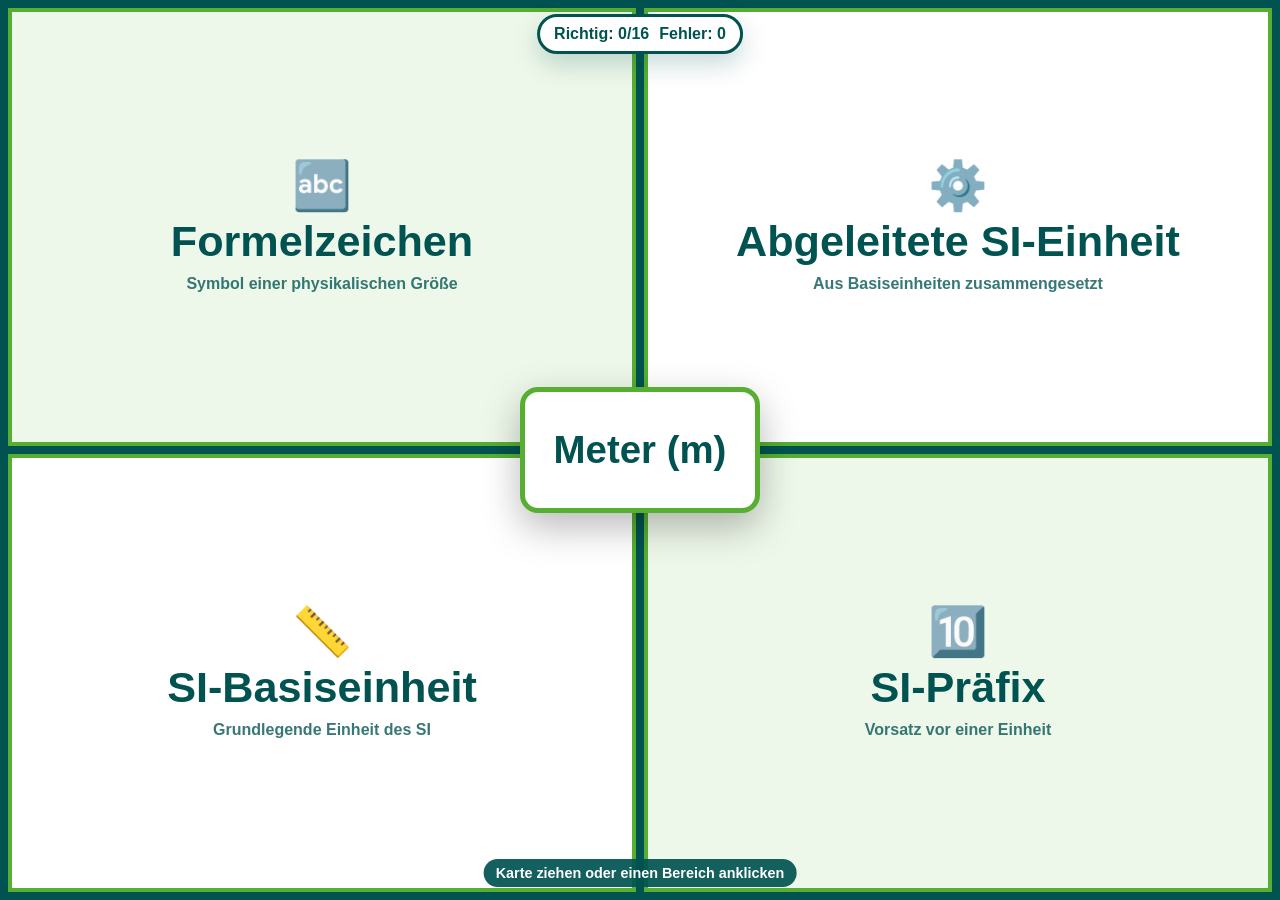
<file: materialien/02 SI-Einheiten/03 Übungen/Zuordnen_Einheit_Prafix.html>
<!DOCTYPE html>
<html lang="de">
<head>
  <meta charset="UTF-8">
  <meta name="viewport" content="width=device-width, initial-scale=1.0">
  <title>Physik – Vier-Felder-Zuordnung</title>
  <script type="module">
    import { loadCourseName } from '../../../assets/js/branding.js';
    loadCourseName().then(name => { document.title = `${name} Physik – Vier-Felder-Zuordnung`; }).catch(console.error);
  </script>
  <style>
    :root {
      --petrol: #005351;
      --green: #56AF31;
      --light-green: #EEF8EA;
      --white: #FFFFFF;
      --red: #FF2D2D;
      --flash-green: #75FF4A;
      --shadow: 0 10px 26px rgba(0, 83, 81, 0.22);
    }

    * {
      box-sizing: border-box;
    }

    html,
    body {
      width: 100%;
      height: 100%;
      margin: 0;
      overflow: hidden;
      font-family: Arial, Helvetica, sans-serif;
      background: var(--white);
      color: var(--petrol);
      touch-action: none;
      user-select: none;
    }

    .game {
      position: relative;
      width: 100vw;
      height: 100dvh;
      display: grid;
      grid-template-columns: 1fr 1fr;
      grid-template-rows: 1fr 1fr;
      gap: 8px;
      padding: 8px;
      background: var(--petrol);
    }

    .zone {
      position: relative;
      min-width: 0;
      min-height: 0;
      border: 4px solid var(--green);
      display: flex;
      align-items: center;
      justify-content: center;
      cursor: pointer;
      transition: transform 0.16s ease, background 0.16s ease, box-shadow 0.16s ease;
      overflow: hidden;
    }

    .zone:nth-child(1),
    .zone:nth-child(4) {
      background: var(--light-green);
    }

    .zone:nth-child(2),
    .zone:nth-child(3) {
      background: var(--white);
    }

    .zone:hover,
    .zone.drag-over {
      transform: scale(0.992);
      box-shadow: inset 0 0 0 7px rgba(86, 175, 49, 0.22);
    }

    .zone-title {
      text-align: center;
      font-size: clamp(1.15rem, 3.4vw, 2.7rem);
      font-weight: 900;
      line-height: 1.05;
      color: var(--petrol);
    }

    .zone-help {
      display: block;
      margin-top: 10px;
      font-size: clamp(0.66rem, 1.5vw, 1rem);
      font-weight: 700;
      line-height: 1.2;
      opacity: 0.78;
    }

    .zone-icon {
      display: block;
      margin-bottom: 8px;
      font-size: clamp(1.8rem, 4vw, 3rem);
    }

    .status {
      position: fixed;
      top: 14px;
      left: 50%;
      z-index: 20;
      transform: translateX(-50%);
      display: flex;
      gap: 10px;
      align-items: center;
      padding: 8px 14px;
      border: 3px solid var(--petrol);
      border-radius: 999px;
      background: var(--white);
      box-shadow: var(--shadow);
      font-size: clamp(0.78rem, 1.8vw, 1rem);
      font-weight: 900;
      white-space: nowrap;
    }

    .tile {
      position: fixed;
      left: 50%;
      top: 50%;
      z-index: 30;
      width: clamp(150px, 20vw, 240px);
      height: clamp(92px, 14vh, 132px);
      transform: translate(-50%, -50%);
      border: 5px solid var(--green);
      border-radius: 18px;
      background: var(--white);
      color: var(--petrol);
      box-shadow: 0 14px 38px rgba(0, 0, 0, 0.28);
      display: flex;
      align-items: center;
      justify-content: center;
      padding: 14px;
      text-align: center;
      font-size: clamp(1.35rem, 3.6vw, 2.4rem);
      font-weight: 900;
      line-height: 1.05;
      cursor: grab;
      touch-action: none;
      transition: box-shadow 0.15s ease, transform 0.15s ease;
    }

    .tile:hover {
      box-shadow: 0 18px 44px rgba(0, 0, 0, 0.34);
    }

    .tile.dragging {
      cursor: grabbing;
      transition: none;
      box-shadow: 0 22px 50px rgba(0, 0, 0, 0.38);
    }

    .tile.shake {
      animation: shake 0.35s ease;
    }

    .hint {
      position: fixed;
      left: 50%;
      bottom: 13px;
      z-index: 20;
      transform: translateX(-50%);
      padding: 6px 12px;
      border-radius: 999px;
      background: rgba(0, 83, 81, 0.92);
      color: white;
      font-size: clamp(0.7rem, 1.6vw, 0.9rem);
      font-weight: 700;
      white-space: nowrap;
    }

    .flash {
      position: fixed;
      inset: 0;
      z-index: 100;
      pointer-events: none;
      opacity: 0;
    }

    .flash.correct {
      animation: greenFlash 0.52s ease;
    }

    .flash.wrong {
      animation: redFlash 0.52s ease;
    }

    .finished {
      position: fixed;
      inset: 0;
      z-index: 110;
      display: none;
      place-items: center;
      padding: 20px;
      background: rgba(0, 83, 81, 0.84);
    }

    .finished.show {
      display: grid;
    }

    .finished-box {
      width: min(430px, 92vw);
      padding: 28px;
      border: 6px solid var(--green);
      border-radius: 22px;
      background: var(--white);
      text-align: center;
      box-shadow: var(--shadow);
    }

    .finished-box h2 {
      margin: 0 0 10px;
      font-size: 2rem;
    }

    .finished-box p {
      margin: 0 0 18px;
      font-size: 1.05rem;
      font-weight: 700;
    }

    .restart {
      width: 100%;
      min-height: 48px;
      border: 0;
      border-radius: 12px;
      background: var(--green);
      color: white;
      font: inherit;
      font-weight: 900;
      cursor: pointer;
    }

    @keyframes shake {
      0% { transform: translate(-50%, -50%) translateX(0); }
      25% { transform: translate(-50%, -50%) translateX(-12px); }
      50% { transform: translate(-50%, -50%) translateX(12px); }
      75% { transform: translate(-50%, -50%) translateX(-8px); }
      100% { transform: translate(-50%, -50%) translateX(0); }
    }

    @keyframes greenFlash {
      0% { opacity: 0; background: var(--flash-green); }
      28% { opacity: 0.82; background: var(--flash-green); }
      100% { opacity: 0; background: var(--flash-green); }
    }

    @keyframes redFlash {
      0% { opacity: 0; background: var(--red); }
      28% { opacity: 0.82; background: var(--red); }
      100% { opacity: 0; background: var(--red); }
    }

    @media (max-width: 650px) {
      .game {
        gap: 5px;
        padding: 5px;
      }

      .zone {
        border-width: 3px;
      }

      .zone-title {
        font-size: clamp(0.92rem, 4.8vw, 1.45rem);
      }

      .zone-help {
        margin-top: 5px;
        font-size: clamp(0.56rem, 2.5vw, 0.76rem);
      }

      .zone-icon {
        font-size: 1.5rem;
        margin-bottom: 4px;
      }

      .tile {
        width: clamp(135px, 42vw, 190px);
        height: clamp(82px, 13vh, 110px);
        border-width: 4px;
        font-size: clamp(1.15rem, 5.2vw, 1.7rem);
      }

      .status {
        top: 8px;
        padding: 6px 10px;
        gap: 7px;
      }

      .hint {
        bottom: 7px;
      }
    }

    @media (max-height: 520px) {
      .zone-title {
        font-size: clamp(0.82rem, 4.2vh, 1.25rem);
      }

      .zone-help {
        margin-top: 3px;
        font-size: 0.58rem;
      }

      .zone-icon {
        display: none;
      }

      .tile {
        height: 72px;
        font-size: 1.1rem;
      }

      .status {
        top: 6px;
        padding: 4px 9px;
      }

      .hint {
        display: none;
      }
    }

    @media (prefers-reduced-motion: reduce) {
      .zone,
      .tile {
        transition: none;
      }

      .tile.shake,
      .flash.correct,
      .flash.wrong {
        animation-duration: 0.01ms;
      }
    }
  </style>
</head>
<body>
  <main class="game">
    <section class="zone" data-category="formula">
      <div class="zone-title">
        <span class="zone-icon">🔤</span>
        Formelzeichen
        <span class="zone-help">Symbol einer physikalischen Größe</span>
      </div>
    </section>

    <section class="zone" data-category="derived">
      <div class="zone-title">
        <span class="zone-icon">⚙️</span>
        Abgeleitete SI-Einheit
        <span class="zone-help">Aus Basiseinheiten zusammengesetzt</span>
      </div>
    </section>

    <section class="zone" data-category="base">
      <div class="zone-title">
        <span class="zone-icon">📏</span>
        SI-Basiseinheit
        <span class="zone-help">Grundlegende Einheit des SI</span>
      </div>
    </section>

    <section class="zone" data-category="prefix">
      <div class="zone-title">
        <span class="zone-icon">🔟</span>
        SI-Präfix
        <span class="zone-help">Vorsatz vor einer Einheit</span>
      </div>
    </section>
  </main>

  <div class="status">
    <span>Richtig: <span id="correctCount">0</span>/16</span>
    <span>Fehler: <span id="errorCount">0</span></span>
  </div>

  <div class="tile" id="tile" role="button" tabindex="0" aria-label="Zuordnungskarte"></div>

  <div class="hint">Karte ziehen oder einen Bereich anklicken</div>
  <div class="flash" id="flash"></div>

  <div class="finished" id="finished">
    <div class="finished-box">
      <h2>Geschafft! 🎉</h2>
      <p id="resultText"></p>
      <button class="restart" id="restart" type="button">Noch einmal</button>
    </div>
  </div>

  <script>
    const items = [
      { text: "v", category: "formula" },
      { text: "F", category: "formula" },
      { text: "t", category: "formula" },
      { text: "I", category: "formula" },

      { text: "Newton (N)", category: "derived" },
      { text: "Joule (J)", category: "derived" },
      { text: "Pascal (Pa)", category: "derived" },
      { text: "Hertz (Hz)", category: "derived" },

      { text: "Meter (m)", category: "base" },
      { text: "Kilogramm (kg)", category: "base" },
      { text: "Sekunde (s)", category: "base" },
      { text: "Ampere (A)", category: "base" },

      { text: "Milli (m)", category: "prefix" },
      { text: "Kilo (k)", category: "prefix" },
      { text: "Mega (M)", category: "prefix" },
      { text: "Giga (G)", category: "prefix" }
    ];

    const tile = document.getElementById("tile");
    const flash = document.getElementById("flash");
    const correctCount = document.getElementById("correctCount");
    const errorCount = document.getElementById("errorCount");
    const finished = document.getElementById("finished");
    const resultText = document.getElementById("resultText");
    const zones = [...document.querySelectorAll(".zone")];

    let deck = [];
    let current = null;
    let correct = 0;
    let errors = 0;
    let dragging = false;
    let pointerOffsetX = 0;
    let pointerOffsetY = 0;

    function shuffle(list) {
      const copy = [...list];
      for (let i = copy.length - 1; i > 0; i--) {
        const j = Math.floor(Math.random() * (i + 1));
        [copy[i], copy[j]] = [copy[j], copy[i]];
      }
      return copy;
    }

    function centerTile() {
      tile.style.left = "50%";
      tile.style.top = "50%";
      tile.style.transform = "translate(-50%, -50%)";
    }

    function showNext() {
      if (deck.length === 0) {
        finishGame();
        return;
      }

      current = deck.shift();
      tile.textContent = current.text;
      tile.setAttribute("aria-label", `${current.text} zuordnen`);
      centerTile();
    }

    function triggerFlash(type) {
      flash.className = "flash";
      void flash.offsetWidth;
      flash.classList.add(type);
    }

    function submit(category) {
      if (!current) return;

      if (category === current.category) {
        correct++;
        correctCount.textContent = correct;
        triggerFlash("correct");
        setTimeout(showNext, 430);
      } else {
        errors++;
        errorCount.textContent = errors;
        triggerFlash("wrong");
        tile.classList.remove("shake");
        void tile.offsetWidth;
        tile.classList.add("shake");
        setTimeout(() => tile.classList.remove("shake"), 360);
        centerTile();
      }
    }

    function finishGame() {
      current = null;
      tile.style.display = "none";
      resultText.textContent = `16 Begriffe richtig zugeordnet · ${errors} Fehler`;
      finished.classList.add("show");
    }

    function resetGame() {
      deck = shuffle(items);
      correct = 0;
      errors = 0;
      correctCount.textContent = "0";
      errorCount.textContent = "0";
      tile.style.display = "flex";
      finished.classList.remove("show");
      showNext();
    }

    zones.forEach(zone => {
      zone.addEventListener("click", () => submit(zone.dataset.category));

      zone.addEventListener("dragover", event => {
        event.preventDefault();
        zone.classList.add("drag-over");
      });

      zone.addEventListener("dragleave", () => {
        zone.classList.remove("drag-over");
      });

      zone.addEventListener("drop", event => {
        event.preventDefault();
        zone.classList.remove("drag-over");
        submit(zone.dataset.category);
      });
    });

    tile.draggable = true;

    tile.addEventListener("dragstart", event => {
      event.dataTransfer.setData("text/plain", current ? current.text : "");
      event.dataTransfer.effectAllowed = "move";
    });

    tile.addEventListener("pointerdown", event => {
      if (event.pointerType === "mouse") return;
      dragging = true;
      tile.setPointerCapture(event.pointerId);
      tile.classList.add("dragging");

      const rect = tile.getBoundingClientRect();
      pointerOffsetX = event.clientX - rect.left;
      pointerOffsetY = event.clientY - rect.top;

      tile.style.transform = "none";
    });

    tile.addEventListener("pointermove", event => {
      if (!dragging) return;
      tile.style.left = `${event.clientX - pointerOffsetX}px`;
      tile.style.top = `${event.clientY - pointerOffsetY}px`;

      zones.forEach(zone => {
        const rect = zone.getBoundingClientRect();
        const over =
          event.clientX >= rect.left &&
          event.clientX <= rect.right &&
          event.clientY >= rect.top &&
          event.clientY <= rect.bottom;
        zone.classList.toggle("drag-over", over);
      });
    });

    tile.addEventListener("pointerup", event => {
      if (!dragging) return;
      dragging = false;
      tile.classList.remove("dragging");

      const target = zones.find(zone => {
        const rect = zone.getBoundingClientRect();
        return (
          event.clientX >= rect.left &&
          event.clientX <= rect.right &&
          event.clientY >= rect.top &&
          event.clientY <= rect.bottom
        );
      });

      zones.forEach(zone => zone.classList.remove("drag-over"));

      if (target) {
        submit(target.dataset.category);
      } else {
        centerTile();
      }
    });

    tile.addEventListener("keydown", event => {
      const map = {
        "1": "formula",
        "2": "derived",
        "3": "base",
        "4": "prefix"
      };

      if (map[event.key]) {
        submit(map[event.key]);
      }
    });

    document.getElementById("restart").addEventListener("click", resetGame);

    resetGame();
  </script>
</body>
</html>
</file>
<file: assets/styles.css>
:root {
  --blue: #115ea3;
  --blue-dark: #0a467d;
  --blue-soft: #eaf3fb;
  --ink: #172033;
  --muted: #667085;
  --surface: #ffffff;
  --surface-alt: #f5f7fa;
  --border: #dbe2ea;
  --success: #087a55;
  --shadow: 0 10px 30px rgba(17, 38, 64, 0.10);
  --radius: 18px;
}

* { box-sizing: border-box; }
html { scroll-behavior: smooth; }
body {
  margin: 0;
  color: var(--ink);
  background: var(--surface-alt);
  font-family: Inter, ui-sans-serif, system-ui, -apple-system, BlinkMacSystemFont, "Segoe UI", sans-serif;
  line-height: 1.55;
}
button, input { font: inherit; }
a { color: var(--blue); }
[hidden] { display: none !important; }

.skip-link {
  position: fixed;
  top: 8px;
  left: 8px;
  z-index: 100;
  padding: 10px 14px;
  border-radius: 10px;
  color: white;
  background: var(--blue-dark);
  transform: translateY(-150%);
}
.skip-link:focus { transform: translateY(0); }

.site-header {
  position: sticky;
  top: 0;
  z-index: 30;
  border-bottom: 1px solid rgba(255,255,255,.16);
  color: white;
  background: linear-gradient(120deg, var(--blue-dark), var(--blue));
  box-shadow: 0 5px 20px rgba(0, 38, 74, .18);
}
.header-inner {
  min-height: 76px;
  padding: 12px 24px;
  display: flex;
  align-items: center;
  gap: 16px;
}
.brand { display: flex; align-items: center; min-width: 0; }
.brand h1 { margin: 0; font-size: clamp(1rem, 2vw, 1.35rem); white-space: nowrap; overflow: hidden; text-overflow: ellipsis; }
.eyebrow { margin: 0 0 2px; font-size: .72rem; font-weight: 800; letter-spacing: .12em; text-transform: uppercase; opacity: .78; }
.header-actions { margin-left: auto; }
.search {
  width: min(360px, 36vw);
  min-height: 44px;
  padding: 0 14px;
  display: flex;
  align-items: center;
  gap: 9px;
  border: 1px solid rgba(255,255,255,.35);
  border-radius: 13px;
  background: rgba(255,255,255,.14);
  backdrop-filter: blur(8px);
}
.search input { width: 100%; border: 0; outline: 0; color: white; background: transparent; }
.search input::placeholder { color: rgba(255,255,255,.78); }
.menu-button { display: none; border: 0; color: white; background: transparent; font-size: 1.5rem; cursor: pointer; }

.layout { display: grid; grid-template-columns: 272px minmax(0, 1fr); min-height: calc(100vh - 76px); }
.sidebar {
  position: sticky;
  top: 76px;
  align-self: start;
  height: calc(100vh - 76px);
  padding: 22px 16px;
  overflow-y: auto;
  border-right: 1px solid var(--border);
  background: var(--surface);
}
.course-meta { padding: 0 10px 16px; display: grid; }
.course-meta strong { color: var(--blue-dark); }
.course-meta span { color: var(--muted); font-size: .86rem; }
#sectionNav { display: grid; gap: 4px; }
.nav-link {
  width: 100%;
  padding: 9px 10px;
  display: flex;
  align-items: center;
  gap: 10px;
  border: 0;
  border-radius: 10px;
  text-align: left;
  color: var(--ink);
  background: transparent;
  cursor: pointer;
}
.nav-link:hover, .nav-link:focus-visible { color: var(--blue-dark); background: var(--blue-soft); }
.nav-number { width: 24px; height: 24px; display: grid; place-items: center; border-radius: 7px; color: var(--blue-dark); background: var(--blue-soft); font-size: .75rem; font-weight: 800; }
.nav-title { overflow: hidden; text-overflow: ellipsis; white-space: nowrap; font-size: .9rem; }

.main-content { width: min(1260px, 100%); margin: 0 auto; padding: 28px clamp(18px, 3vw, 42px) 64px; }
.hero {
  min-height: 210px;
  padding: clamp(24px, 4vw, 48px);
  display: flex;
  align-items: center;
  justify-content: space-between;
  gap: 28px;
  overflow: hidden;
  border-radius: 24px;
  color: white;
  background: radial-gradient(circle at 90% 10%, rgba(255,255,255,.24), transparent 26%), linear-gradient(130deg, #0b4c86, #1670cc);
  box-shadow: var(--shadow);
}
.hero h2 { margin: 0 0 10px; font-size: clamp(1.8rem, 4vw, 3.2rem); line-height: 1.05; }
.hero p:not(.eyebrow) { max-width: 700px; margin: 0; opacity: .92; }
.hero-symbol {
  flex: 0 1 520px;
  max-width: 52%;
  padding: 22px 24px;
  overflow-x: auto;
  border: 1px solid rgba(255,255,255,.28);
  border-radius: 22px;
  color: white;
  background: rgba(255,255,255,.1);
  transform: rotate(-3deg);
}
.hero-symbol math {
  min-width: max-content;
  font: italic 700 clamp(.82rem, 1.35vw, 1.3rem) "Cambria Math", "STIX Two Math", "Times New Roman", serif;
}
.search-status { min-height: 24px; margin: 20px 2px 10px; color: var(--muted); font-size: .9rem; }
/* Eine ruhige Liste: gleiche Breite, klare Nummern, kleine Themenbilder. */
.course-grid { display: grid; grid-template-columns: minmax(0, 1fr); gap: 12px; }
.course-toolbar { margin-top: 28px; display: flex; align-items: center; justify-content: space-between; gap: 16px; flex-wrap: wrap; }
.course-toolbar h2 { margin: 0; font-size: 1.1rem; }
.course-toolbar-actions { display: flex; gap: 8px; }
.text-button { padding: 8px 10px; border: 1px solid var(--border); border-radius: 8px; color: var(--blue-dark); background: white; cursor: pointer; }
.text-button:hover { background: var(--blue-soft); }
.search-status { min-height: 0; margin: 12px 2px; }
.search-status:empty { margin: 0 0 14px; }
.section-card { overflow: hidden; border: 1px solid var(--border); border-radius: 14px; background: var(--surface); scroll-margin-top: 96px; }
.section-card.open { border-color: #a9c8e3; box-shadow: 0 4px 18px rgba(17,38,64,.05); }
.section-cover { position: relative; width: 100%; min-height: 104px; padding: 16px 20px; border: 0; display: grid; grid-template-columns: 72px minmax(0,1fr) 36px; align-items: center; gap: 18px; text-align: left; color: var(--ink); background: white; cursor: pointer; }
.section-cover:hover { background: #f7fbff; }
.section-card.open > .section-cover { background: #f0f7fd; border-bottom: 1px solid var(--border); }
.cover-image { width: 72px; height: 72px; border-radius: 12px; background-position: center; background-size: cover; }
.cover-overlay { display: none; }
.cover-text { min-width: 0; display: grid; gap: 3px; }
.section-number { color: var(--blue); font-size: .68rem; font-weight: 800; letter-spacing: .08em; text-transform: uppercase; }
.section-title { font-size: clamp(1.08rem, 2vw, 1.35rem); line-height: 1.3; overflow-wrap: anywhere; }
.section-count { color: var(--muted); font-size: .82rem; }
.chevron { transition: transform .2s ease; }
.section-cover > .chevron { width: 34px; height: 34px; display: grid; place-items: center; border-radius: 50%; color: var(--blue-dark); background: var(--blue-soft); font-size: 1.3rem; }
.section-card.open .section-cover > .chevron, [aria-expanded="true"] > .chevron { transform: rotate(180deg); }
.section-content { padding: 18px; }
.section-summary:not(:empty) { margin-bottom: 16px; padding: 16px; border-radius: 10px; background: var(--blue-soft); }
.section-items { display: grid; gap: 10px; }
button:focus-visible, a:focus-visible, input:focus-visible, select:focus-visible { outline: 3px solid #e6a322; outline-offset: 3px; }

.subsection { overflow: hidden; border: 1px solid var(--border); border-radius: 14px; background: #fbfcfe; }
.subsection-toggle { width: 100%; min-height: 58px; padding: 12px 15px; display: grid; grid-template-columns: minmax(0,1fr) auto auto; align-items: center; gap: 10px; border: 0; text-align: left; color: var(--ink); background: transparent; cursor: pointer; }
.subsection-toggle:hover { background: var(--blue-soft); }
.subsection-toggle > span:first-child { display: flex; align-items: center; gap: 10px; min-width: 0; }
.subsection-title { overflow-wrap: anywhere; }
.subsection-meta { color: var(--muted); font-size: .82rem; }
.subsection-body { padding: 0 14px 14px; }
.subsection-items { display: grid; gap: 9px; }
.subsection-summary:not(:empty) { margin-bottom: 10px; }

.material {
  width: 100%;
  min-height: 62px;
  padding: 11px 13px;
  display: grid;
  grid-template-columns: 40px minmax(0,1fr) auto;
  align-items: center;
  gap: 12px;
  border: 1px solid var(--border);
  border-radius: 12px;
  text-align: left;
  color: var(--ink);
  background: white;
}
button.material { cursor: pointer; }
button.material:hover, button.material:focus-visible { border-color: #8cb8dd; background: #f7fbff; }
.item-icon { width: 36px; height: 36px; display: inline-grid; place-items: center; border-radius: 10px; color: var(--blue-dark); background: var(--blue-soft); font-weight: 900; }
.material-copy { min-width: 0; display: grid; }
.material-title { font-weight: 750; overflow-wrap: anywhere; }
.material-meta { color: var(--muted); font-size: .8rem; }
.material-action { color: var(--blue); font-size: .82rem; font-weight: 750; }
.notice { background: #fffaf0; border-color: #ead8ad; }
a.notice { text-decoration: none; cursor: pointer; }
a.notice:hover, a.notice:focus-visible { border-color: #d5ad4c; background: #fff6df; }
.notice .item-icon { color: #7c5b16; background: #f7eac8; }
.empty-material { color: var(--muted); background: var(--surface-alt); }
.material-folder { overflow: hidden; border: 1px solid var(--border); border-radius: 12px; background: #f7fafe; }
.material-folder > .folder-toggle { min-height: 58px; border: 0; border-radius: 0; background: transparent; }
.material-folder > .folder-toggle:hover,
.material-folder > .folder-toggle:focus-visible { background: var(--blue-soft); }
.folder-toggle > .chevron { justify-self: end; font-size: 1.15rem; }
.folder-list { padding: 0 10px 10px; margin: 0; display: grid; gap: 8px; list-style: none; }
.folder-list[hidden] { display: none; }
.folder-list > .material-folder { background: white; }

.prose { overflow-wrap: anywhere; }
.prose > :first-child { margin-top: 0; }
.prose > :last-child { margin-bottom: 0; }
.prose img { max-width: 100%; height: auto; }
.prose table { width: 100% !important; border-collapse: collapse; }
.prose td, .prose th { padding: 8px; border: 1px solid var(--border); vertical-align: top; }

.empty-state { padding: 60px 20px; text-align: center; color: var(--muted); }
.empty-state div { font-size: 3rem; }
.empty-state h2 { margin-bottom: 2px; color: var(--ink); }

.modal { position: fixed; inset: 0; z-index: 60; }
.modal-backdrop { position: absolute; inset: 0; background: rgba(8,20,36,.72); backdrop-filter: blur(4px); }
.modal-panel { position: absolute; inset: 24px; display: grid; grid-template-rows: auto minmax(0,1fr); overflow: hidden; border-radius: 20px; background: white; box-shadow: 0 24px 80px rgba(0,0,0,.35); }
.modal-header { min-height: 76px; padding: 13px 18px; display: flex; align-items: center; gap: 16px; border-bottom: 1px solid var(--border); }
.modal-header h2 { margin: 0; font-size: clamp(1rem, 2vw, 1.35rem); }
.modal-actions { margin-left: auto; display: flex; align-items: center; gap: 8px; }
.button { min-height: 40px; padding: 8px 12px; display: inline-flex; align-items: center; justify-content: center; border-radius: 10px; text-decoration: none; font-weight: 750; }
.button.secondary { color: var(--blue-dark); background: var(--blue-soft); }
.icon-button { width: 42px; height: 42px; border: 0; border-radius: 12px; color: var(--ink); background: var(--surface-alt); font-size: 1.7rem; cursor: pointer; }
.modal-body { min-height: 0; overflow: auto; background: #eef1f5; }
.viewer-frame { width: 100%; height: 100%; min-height: 520px; border: 0; background: white; }
.page-view { width: min(900px, calc(100% - 30px)); margin: 20px auto; padding: clamp(18px, 4vw, 42px); border-radius: 16px; background: white; box-shadow: var(--shadow); }
body.modal-open { overflow: hidden; }

.site-footer {
  min-height: 72px;
  padding: 18px clamp(18px, 3vw, 42px);
  display: flex;
  align-items: center;
  justify-content: center;
  gap: 18px;
  flex-wrap: wrap;
  border-top: 1px solid var(--border);
  color: var(--muted);
  background: var(--surface);
  font-size: .9rem;
  text-align: center;
}
.site-footer a { font-weight: 750; }

.legal-page { min-height: 100vh; background: var(--surface-alt); }
.legal-header {
  padding: 22px clamp(18px, 4vw, 48px);
  color: white;
  background: linear-gradient(120deg, var(--blue-dark), var(--blue));
  box-shadow: 0 5px 20px rgba(0, 38, 74, .18);
}
.legal-header-inner { width: min(900px, 100%); margin: 0 auto; }
.legal-back {
  display: inline-flex;
  margin-bottom: 18px;
  color: white;
  font-weight: 750;
  text-decoration: none;
}
.legal-back:hover, .legal-back:focus-visible { text-decoration: underline; }
.legal-header h1 { margin: 0; font-size: clamp(2rem, 5vw, 3.4rem); line-height: 1.08; }
.legal-header p { max-width: 680px; margin: 10px 0 0; opacity: .88; }
.legal-main { width: min(900px, calc(100% - 28px)); margin: 28px auto 56px; }
.legal-card {
  padding: clamp(22px, 4vw, 42px);
  border: 1px solid var(--border);
  border-radius: 22px;
  background: var(--surface);
  box-shadow: var(--shadow);
}
.legal-card section + section { margin-top: 30px; padding-top: 26px; border-top: 1px solid var(--border); }
.legal-card h2 { margin: 0 0 10px; color: var(--blue-dark); font-size: clamp(1.15rem, 2vw, 1.4rem); }
.legal-card p { margin: 0; }
.legal-card p + p { margin-top: 10px; }
.legal-address { font-style: normal; }
.legal-updated { color: var(--muted); font-size: .9rem; }

@media (max-width: 900px) {
  .layout { grid-template-columns: 1fr; }
  .menu-button { display: block; }
  .sidebar { position: fixed; top: 76px; bottom: 0; left: 0; z-index: 40; width: min(300px, 86vw); height: auto; transform: translateX(-105%); transition: transform .2s ease; box-shadow: var(--shadow); }
  .sidebar.open { transform: translateX(0); }
  .course-grid { grid-template-columns: 1fr; }
  .section-card.open { grid-column: auto; }
  .hero-symbol { display: none; }
  .search { width: min(44vw, 320px); }
}

@media (max-width: 620px) {
  .header-inner { padding: 10px 12px; }
  .brand .eyebrow { display: none; }
  .search { width: 42px; padding: 0 12px; transition: width .2s ease; }
  .search:focus-within { position: absolute; left: 58px; right: 10px; width: auto; background: var(--blue-dark); }
  .search input { min-width: 0; }
  .main-content { padding: 18px 12px 44px; }
  .hero { min-height: 180px; border-radius: 18px; }
  .section-cover { min-height: 94px; padding: 14px; grid-template-columns: 48px minmax(0,1fr) 30px; gap: 12px; }
  .cover-image { width: 48px; height: 56px; border-radius: 8px; }
  .section-content { padding: 12px; }
  .subsection-toggle { grid-template-columns: minmax(0,1fr) auto; }
  .subsection-meta { display: none; }
  .material { grid-template-columns: 36px minmax(0,1fr); }
  .material-action { display: none; }
  .modal-panel { inset: 0; border-radius: 0; }
  .modal-header { flex-wrap: wrap; }
  .modal-actions { margin-left: 0; width: 100%; }
  .modal-actions .button { font-size: .8rem; }
  .modal-actions .icon-button { margin-left: auto; }
  .modal-header { padding: 10px 12px; }
}

/* Automatisch aufgebaute Materialstruktur */
a.material.external-link { text-decoration: none; cursor: pointer; }
a.material.external-link:hover, a.material.external-link:focus-visible { border-color: #8cb8dd; background: #f7fbff; }
.viewer-media { display: block; width: min(100%, 1100px); max-height: calc(100vh - 170px); margin: auto; background: #000; }
.viewer-audio { display: block; width: min(100%, 700px); margin: 40px auto; }

/* Ankündigungen aus verwaltung/ankuendigungen.json */
.announcement-list {
  margin-bottom: 14px;
  display: grid;
  gap: 10px;
}
.announcement {
  padding: 14px;
  display: grid;
  grid-template-columns: 38px minmax(0, 1fr);
  gap: 12px;
  border: 1px solid #bdd7ee;
  border-radius: 13px;
  background: #f4f9fd;
}
.announcement.important {
  border-color: #e2c172;
  background: #fff9eb;
}
.announcement-icon {
  width: 36px;
  height: 36px;
  display: grid;
  place-items: center;
  border-radius: 10px;
  color: var(--blue-dark);
  background: var(--blue-soft);
  font-weight: 900;
}
.announcement.important .announcement-icon {
  color: #765514;
  background: #f6e8bd;
}
.announcement-content { min-width: 0; }
.announcement-heading {
  display: flex;
  align-items: baseline;
  justify-content: space-between;
  gap: 12px;
}
.announcement-heading time {
  flex: none;
  color: var(--muted);
  font-size: .8rem;
}
.announcement-content p {
  margin: 5px 0 0;
  white-space: pre-line;
}
.announcement-content a {
  display: inline-block;
  margin-top: 7px;
  font-weight: 750;
}
.startup-error {
  width: min(720px, calc(100% - 32px));
  margin: 60px auto;
  padding: 28px;
  border: 1px solid var(--border);
  border-radius: var(--radius);
  background: white;
  box-shadow: var(--shadow);
}

/* Suche: zeigt passende Unterordner und Dateien direkt innerhalb der Kacheln. */
.course-grid.searching .section-card:not([hidden]) {
  grid-column: 1 / -1;
}
.course-grid.searching .search-match > .section-cover,
.course-grid.searching .subsection.search-match > .subsection-toggle,
.course-grid.searching .material-folder.search-match > .folder-toggle,
.course-grid.searching .material.search-match,
.course-grid.searching .announcement.search-match {
  outline: 2px solid rgba(17, 94, 163, .28);
  outline-offset: -2px;
}

@media (prefers-reduced-motion: reduce) { html { scroll-behavior: auto; } *, *::before, *::after { transition: none !important; } }
</file>
<file: assets/verwaltung.css>
.manage-main { width: min(900px, calc(100% - 32px)); margin: 24px auto 64px; }
.manage-note { color: var(--muted); font-size: .94rem; }
.manage-card { margin-top: 20px; padding: clamp(20px, 4vw, 32px); border: 1px solid var(--border); border-radius: 18px; background: white; }
.manage-heading { display: flex; align-items: center; gap: 14px; margin-bottom: 20px; }
.manage-heading h2, .manage-card > h2 { margin: 0; font-size: 1.4rem; line-height: 1.3; }
.manage-icon { width: 48px; height: 48px; flex: none; display: grid; place-items: center; border-radius: 12px; color: var(--blue-dark); background: var(--blue-soft); font-weight: 800; }
.simple-steps { margin: 0; padding-left: 26px; }
.simple-steps > li { padding-left: 6px; margin-top: 18px; }
.simple-steps > li::marker { color: var(--blue); font-weight: 800; }
.simple-steps p { margin: 8px 0 0; color: var(--muted); font-size: .92rem; }
.simple-steps label { display: block; margin-bottom: 8px; font-weight: 700; }
.manage-page select, .manage-page input { width: 100%; max-width: 100%; min-height: 46px; padding: 10px 12px; border: 1px solid #b4c1d1; border-radius: 9px; color: var(--ink); background: white; font: inherit; }
.button.primary { color: white; background: var(--blue); padding: 11px 16px; }
.button.primary:hover { background: var(--blue-dark); }
a[aria-disabled="true"] { opacity: .5; cursor: not-allowed; }
.manage-tip { margin: 22px 0 0; padding: 14px; border-radius: 10px; background: var(--blue-soft); font-size: .9rem; }
.manage-links { margin-top: 16px; display: flex; gap: 18px; flex-wrap: wrap; }
#folderPreview { overflow-wrap: anywhere; }
@media (max-width: 480px) { .manage-card { padding: 18px 14px; } .button.primary { font-size: .9rem; } }
</file>
